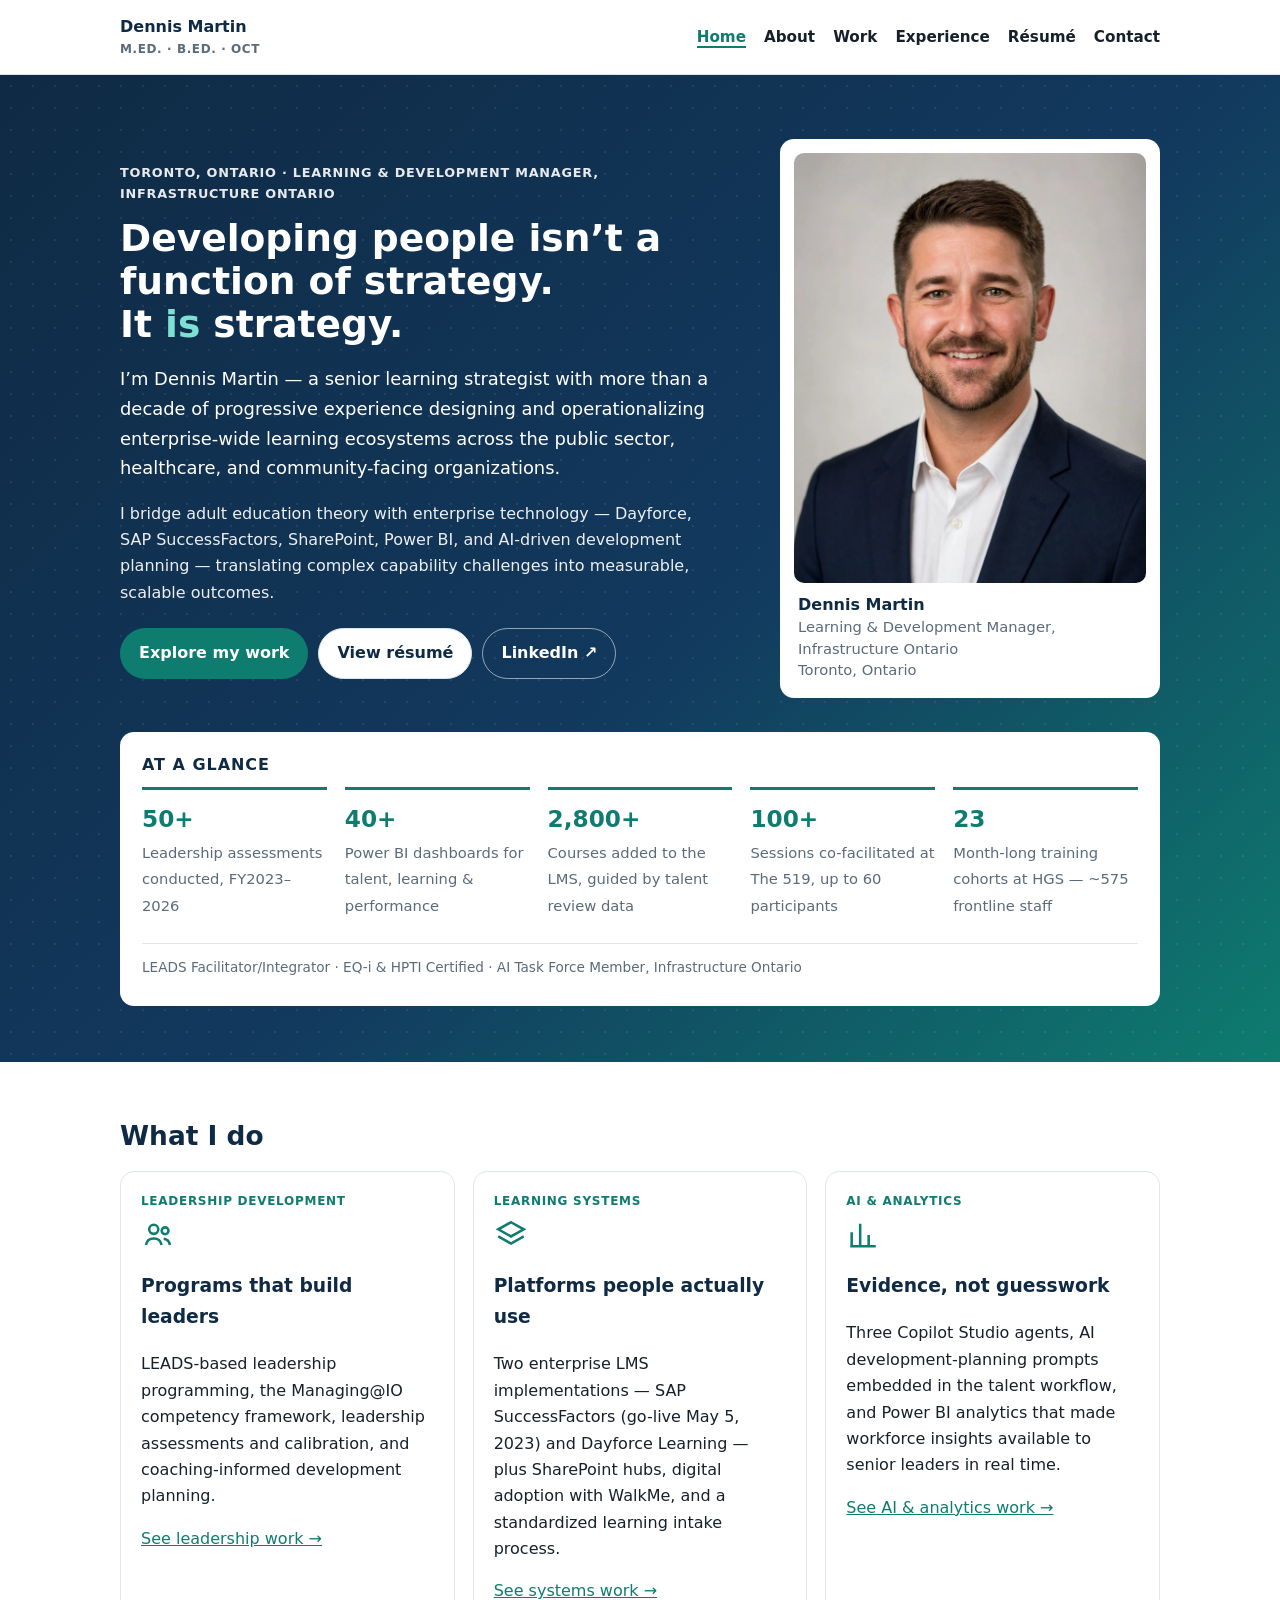
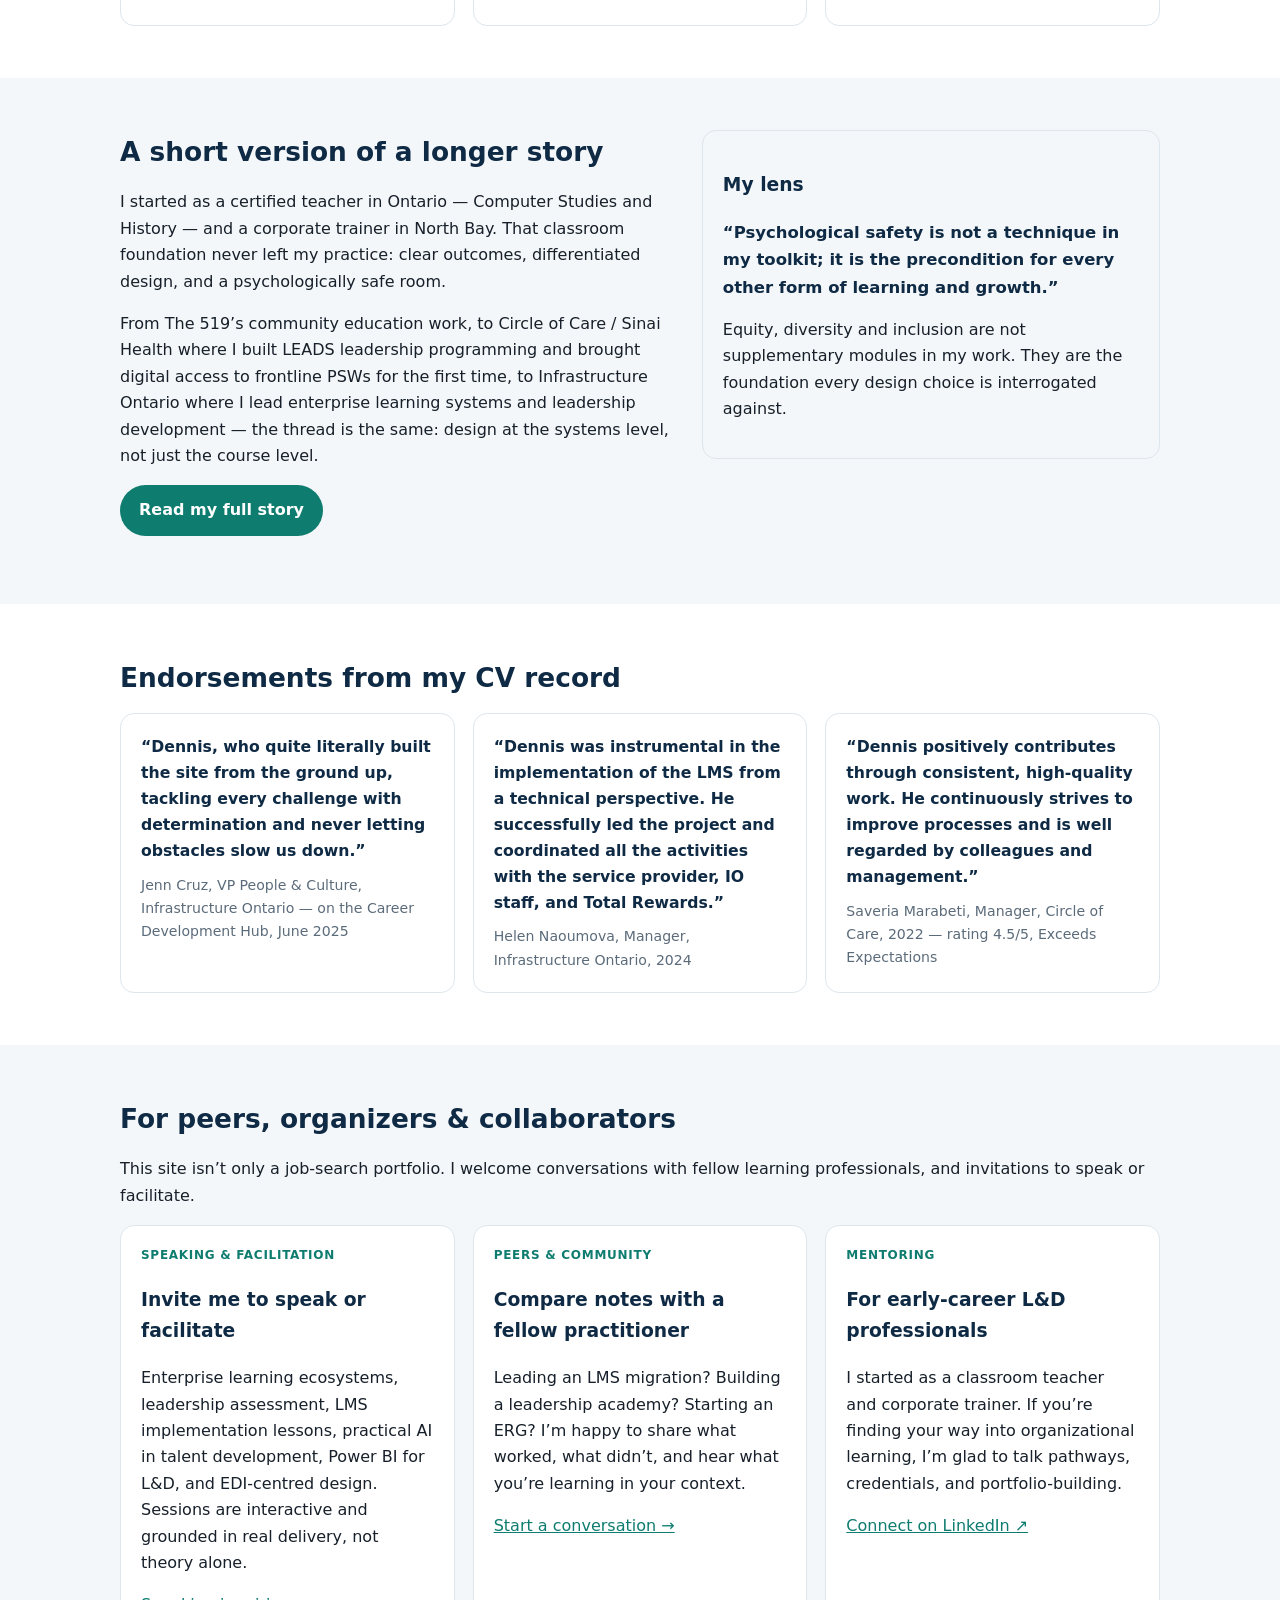
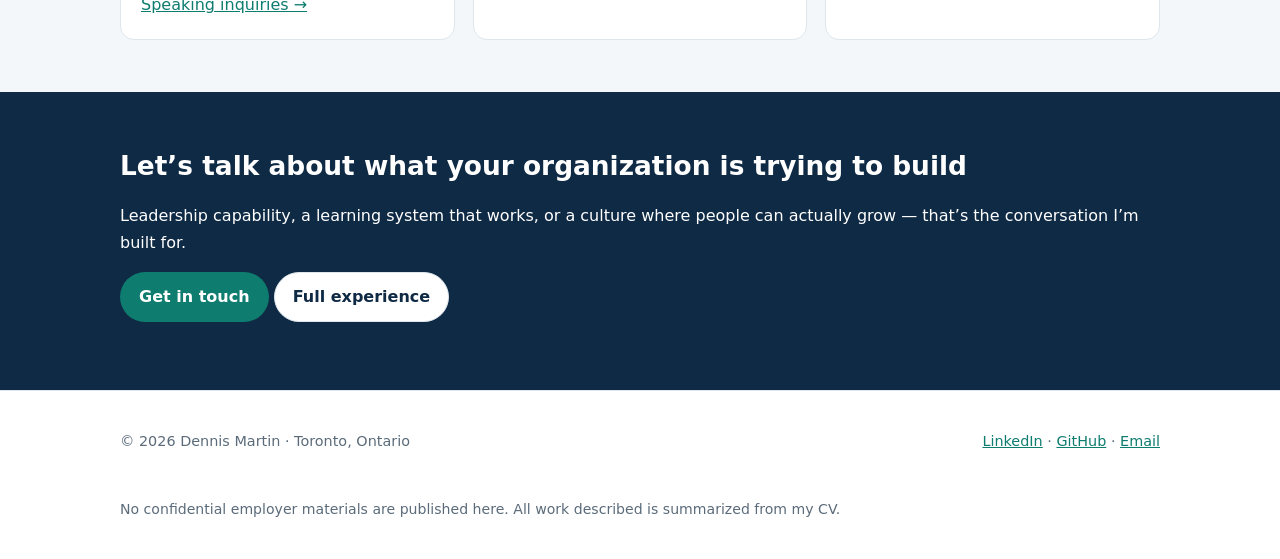
<file: index.html>
<!DOCTYPE html><html lang="en-CA"><head><meta charset="UTF-8"><meta name="viewport" content="width=device-width, initial-scale=1"><title>Dennis Martin — Senior Learning Strategist | Toronto</title><meta name="description" content="Dennis Martin, M.Ed., B.Ed., OCT — Senior learning strategist in Toronto. Portfolio of enterprise learning, leadership, AI and analytics work."><link rel="stylesheet" href="styles.css"><link rel="icon" href="data:image/svg+xml,<svg xmlns='http://www.w3.org/2000/svg' viewBox='0 0 100 100'><rect width='100' height='100' rx='18' fill='%230f2a44'/><text x='50' y='68' font-size='52' text-anchor='middle' fill='white' font-family='Arial' font-weight='bold'>DM</text></svg>"><meta property="og:title" content="Dennis Martin — Senior Learning Strategist | Toronto"><meta property="og:description" content="Dennis Martin, M.Ed., B.Ed., OCT — Senior learning strategist in Toronto. Portfolio of enterprise learning, leadership, AI and analytics work."><meta property="og:type" content="website"><meta property="og:image" content="https://dennismartinto.github.io/og-image.jpg"><meta property="og:url" content="https://dennismartinto.github.io/"><meta name="twitter:card" content="summary_large_image"><meta name="twitter:image" content="https://dennismartinto.github.io/og-image.jpg"><link rel="canonical" href="https://dennismartinto.github.io/"></head><body><header class="site-header"><div class="container nav"><a class="brand" href="index.html">Dennis Martin <span>M.Ed. · B.Ed. · OCT</span></a><button class="menu-btn" aria-label="Toggle menu" onclick="document.body.classList.toggle('nav-open')">☰</button><nav aria-label="Main"><a href="index.html" class="active">Home</a><a href="about.html">About</a><a href="work.html">Work</a><a href="experience.html">Experience</a><a href="resume.html">Résumé</a><a href="contact.html">Contact</a></nav></div></header><main>
<section class="hero"><div class="container"><div class="hero-grid"><div>
<p class="eyebrow">Toronto, Ontario · Learning & Development Manager, Infrastructure Ontario</p>
<h1>Developing people isn’t a function of strategy.<br>It <em>is</em> strategy.</h1>
<p class="lede">I’m Dennis Martin — a senior learning strategist with more than a decade of progressive experience designing and operationalizing enterprise-wide learning ecosystems across the public sector, healthcare, and community-facing organizations.</p>
<p class="lede2">I bridge adult education theory with enterprise technology — Dayforce, SAP SuccessFactors, SharePoint, Power BI, and AI-driven development planning — translating complex capability challenges into measurable, scalable outcomes.</p>
<div class="cta-row"><a class="btn primary" href="work.html">Explore my work</a><a class="btn light" href="resume.html">View résumé</a><a class="btn ghost" href="https://www.linkedin.com/in/dujms" target="_blank" rel="noopener">LinkedIn ↗</a></div>
</div>
<aside class="photo-card"><img class="headshot hero-photo" src="headshot.jpg" alt="Professional headshot of Dennis Martin" width="720"><p class="photo-caption"><strong>Dennis Martin</strong><br>Learning &amp; Development Manager, Infrastructure Ontario<br>Toronto, Ontario</p></aside>

</div><div class="stats-band"><h2>At a glance</h2><ul class="stats stats-horizontal">
<li><strong>50+</strong><span>Leadership assessments conducted, FY2023–2026</span></li>
<li><strong>40+</strong><span>Power BI dashboards for talent, learning &amp; performance</span></li>
<li><strong>2,800+</strong><span>Courses added to the LMS, guided by talent review data</span></li>
<li><strong>100+</strong><span>Sessions co-facilitated at The 519, up to 60 participants</span></li>
<li><strong>23</strong><span>Month-long training cohorts at HGS — ~575 frontline staff</span></li>
</ul><p class="card-foot">LEADS Facilitator/Integrator · EQ-i &amp; HPTI Certified · AI Task Force Member, Infrastructure Ontario</p></div></div></section>

<section class="section"><div class="container">
<h2>What I do</h2><div class="grid cards">
<article class="card"><p class="tag">Leadership Development</p><svg class="icon" viewBox="0 0 24 24" fill="none" stroke="currentColor" stroke-width="1.8" aria-hidden="true"><circle cx="9" cy="8" r="3.2"/><path d="M3.5 19c.6-3 2.8-4.5 5.5-4.5S13.9 16 14.5 19"/><circle cx="17" cy="9" r="2.4"/><path d="M16 14.7c2.3.2 3.9 1.6 4.4 4.3"/></svg><h3>Programs that build leaders</h3><p>LEADS-based leadership programming, the Managing@IO competency framework, leadership assessments and calibration, and coaching-informed development planning.</p><a href="work.html#leadership">See leadership work →</a></article>
<article class="card"><p class="tag">Learning Systems</p><svg class="icon" viewBox="0 0 24 24" fill="none" stroke="currentColor" stroke-width="1.8" aria-hidden="true"><path d="M12 3l9 5-9 5-9-5 9-5z"/><path d="M3 13l9 5 9-5"/></svg><h3>Platforms people actually use</h3><p>Two enterprise LMS implementations — SAP SuccessFactors (go-live May 5, 2023) and Dayforce Learning — plus SharePoint hubs, digital adoption with WalkMe, and a standardized learning intake process.</p><a href="work.html#systems">See systems work →</a></article>
<article class="card"><p class="tag">AI &amp; Analytics</p><svg class="icon" viewBox="0 0 24 24" fill="none" stroke="currentColor" stroke-width="1.8" aria-hidden="true"><path d="M4 20V10M10 20V4M16 20v-8M21 20H3"/></svg><h3>Evidence, not guesswork</h3><p>Three Copilot Studio agents, AI development-planning prompts embedded in the talent workflow, and Power BI analytics that made workforce insights available to senior leaders in real time.</p><a href="work.html#ai">See AI &amp; analytics work →</a></article>
</div></div></section>

<section class="section alt"><div class="container two-col"><div>
<h2>A short version of a longer story</h2>
<p>I started as a certified teacher in Ontario — Computer Studies and History — and a corporate trainer in North Bay. That classroom foundation never left my practice: clear outcomes, differentiated design, and a psychologically safe room.</p>
<p>From The 519’s community education work, to Circle of Care / Sinai Health where I built LEADS leadership programming and brought digital access to frontline PSWs for the first time, to Infrastructure Ontario where I lead enterprise learning systems and leadership development — the thread is the same: design at the systems level, not just the course level.</p>
<p><a class="btn primary" href="about.html">Read my full story</a></p>
</div><div class="philosophy"><h3>My lens</h3><blockquote>“Psychological safety is not a technique in my toolkit; it is the precondition for every other form of learning and growth.”</blockquote><p>Equity, diversity and inclusion are not supplementary modules in my work. They are the foundation every design choice is interrogated against.</p></div></div></section>

<section class="section"><div class="container"><h2>Endorsements from my CV record</h2><div class="grid cards">
<figure class="quote-card"><blockquote>“Dennis, who quite literally built the site from the ground up, tackling every challenge with determination and never letting obstacles slow us down.”</blockquote><figcaption>Jenn Cruz, VP People &amp; Culture, Infrastructure Ontario — on the Career Development Hub, June 2025</figcaption></figure>
<figure class="quote-card"><blockquote>“Dennis was instrumental in the implementation of the LMS from a technical perspective. He successfully led the project and coordinated all the activities with the service provider, IO staff, and Total Rewards.”</blockquote><figcaption>Helen Naoumova, Manager, Infrastructure Ontario, 2024</figcaption></figure>
<figure class="quote-card"><blockquote>“Dennis positively contributes through consistent, high-quality work. He continuously strives to improve processes and is well regarded by colleagues and management.”</blockquote><figcaption>Saveria Marabeti, Manager, Circle of Care, 2022 — rating 4.5/5, Exceeds Expectations</figcaption></figure>
</div></div></section>

<section class="section alt"><div class="container"><h2>For peers, organizers &amp; collaborators</h2><p class="section-intro">This site isn’t only a job-search portfolio. I welcome conversations with fellow learning professionals, and invitations to speak or facilitate.</p><div class="grid cards">
<article class="card"><p class="tag">Speaking &amp; Facilitation</p><h3>Invite me to speak or facilitate</h3><p>Enterprise learning ecosystems, leadership assessment, LMS implementation lessons, practical AI in talent development, Power BI for L&amp;D, and EDI-centred design. Sessions are interactive and grounded in real delivery, not theory alone.</p><a href="contact.html">Speaking inquiries →</a></article>
<article class="card"><p class="tag">Peers &amp; Community</p><h3>Compare notes with a fellow practitioner</h3><p>Leading an LMS migration? Building a leadership academy? Starting an ERG? I’m happy to share what worked, what didn’t, and hear what you’re learning in your context.</p><a href="contact.html">Start a conversation →</a></article>
<article class="card"><p class="tag">Mentoring</p><h3>For early-career L&amp;D professionals</h3><p>I started as a classroom teacher and corporate trainer. If you’re finding your way into organizational learning, I’m glad to talk pathways, credentials, and portfolio-building.</p><a href="https://www.linkedin.com/in/dujms" target="_blank" rel="noopener">Connect on LinkedIn ↗</a></article>
</div></div></section>
<section class="section contact"><div class="container"><h2>Let’s talk about what your organization is trying to build</h2><p>Leadership capability, a learning system that works, or a culture where people can actually grow — that’s the conversation I’m built for.</p><p><a class="btn primary" href="contact.html">Get in touch</a> <a class="btn light" href="experience.html">Full experience</a></p></div></section>
</main><footer><div class="container footer-grid"><p>© <span class="yr"></span> Dennis Martin · Toronto, Ontario</p><p><a href="https://www.linkedin.com/in/dujms" target="_blank" rel="noopener">LinkedIn</a> · <a href="https://github.com/DennisMartinTO" target="_blank" rel="noopener">GitHub</a> · <a href="mailto:dennismartin1988@gmail.com">Email</a></p><p class="small">No confidential employer materials are published here. All work described is summarized from my CV.</p></div></footer><script src="script.js"></script><script data-goatcounter="https://dennismartinto.goatcounter.com/count" async src="https://gc.zgo.at/count.js"></script></body></html>
</file>
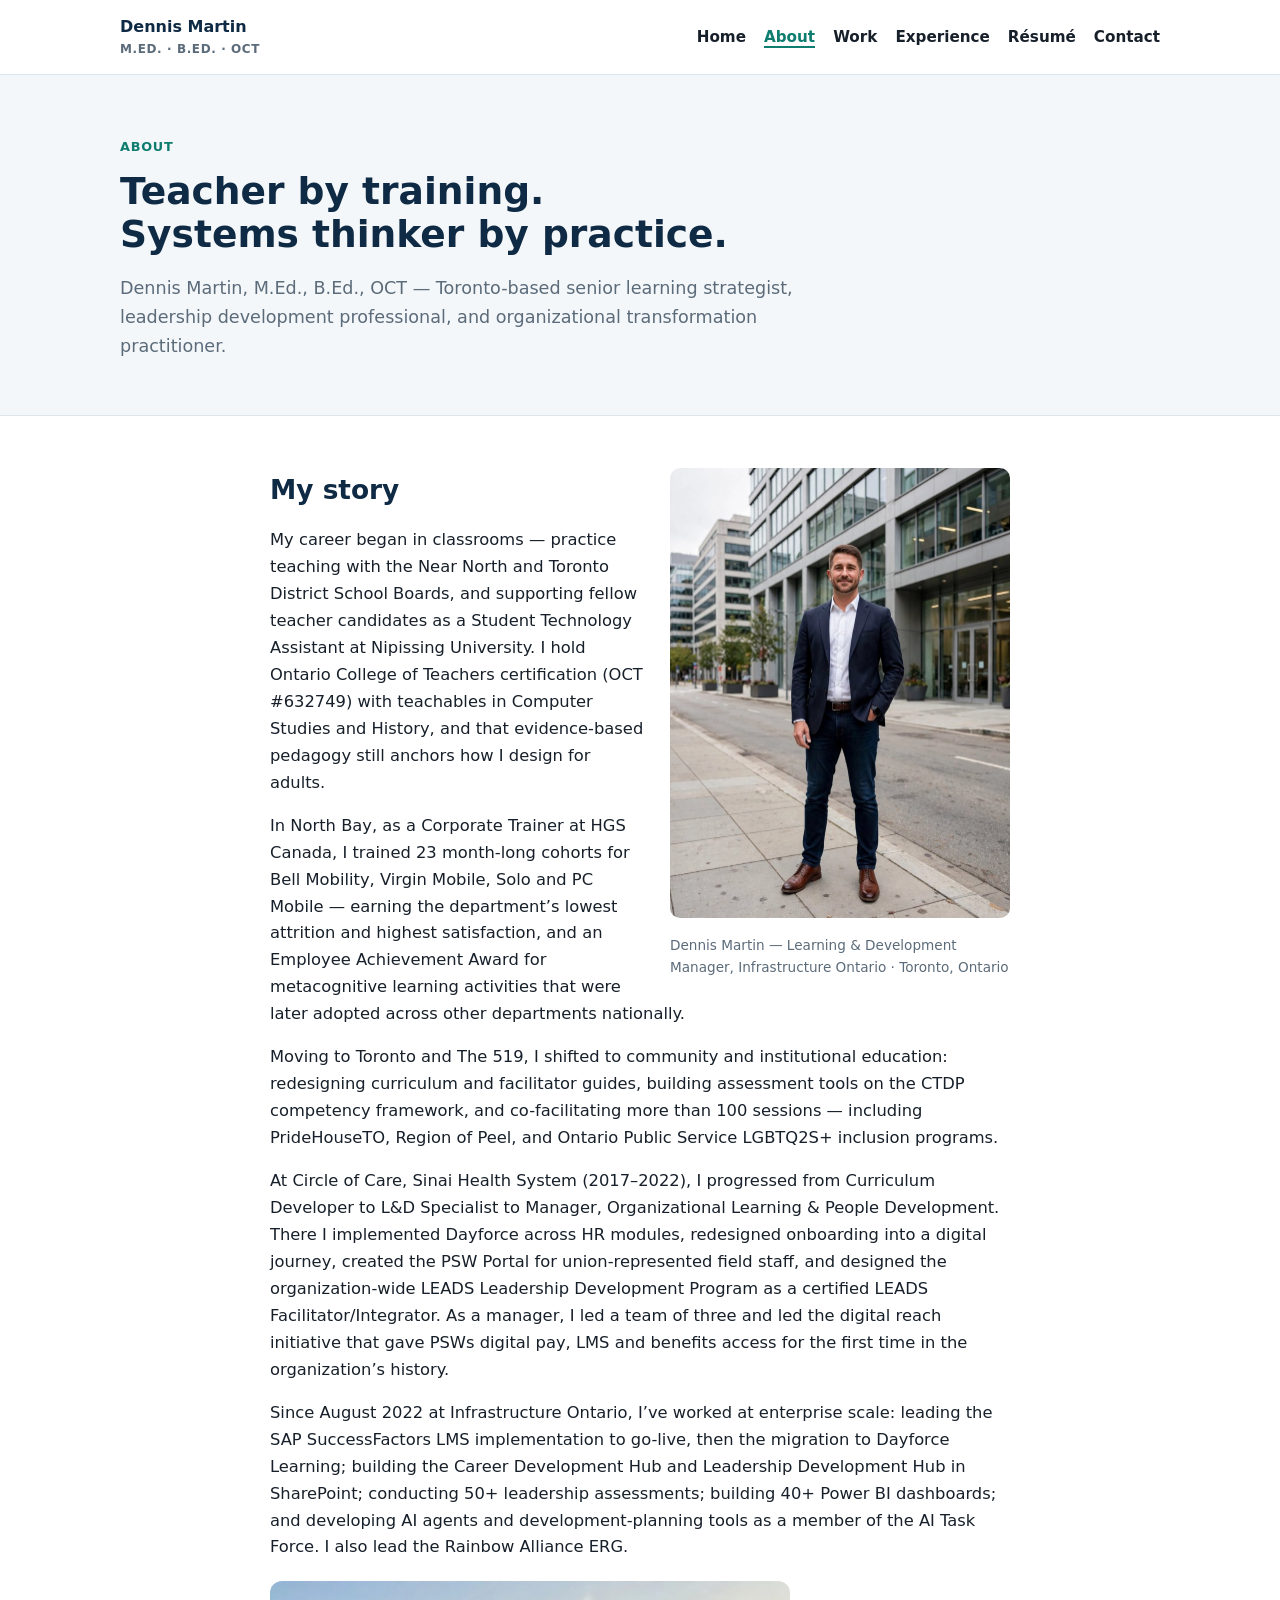
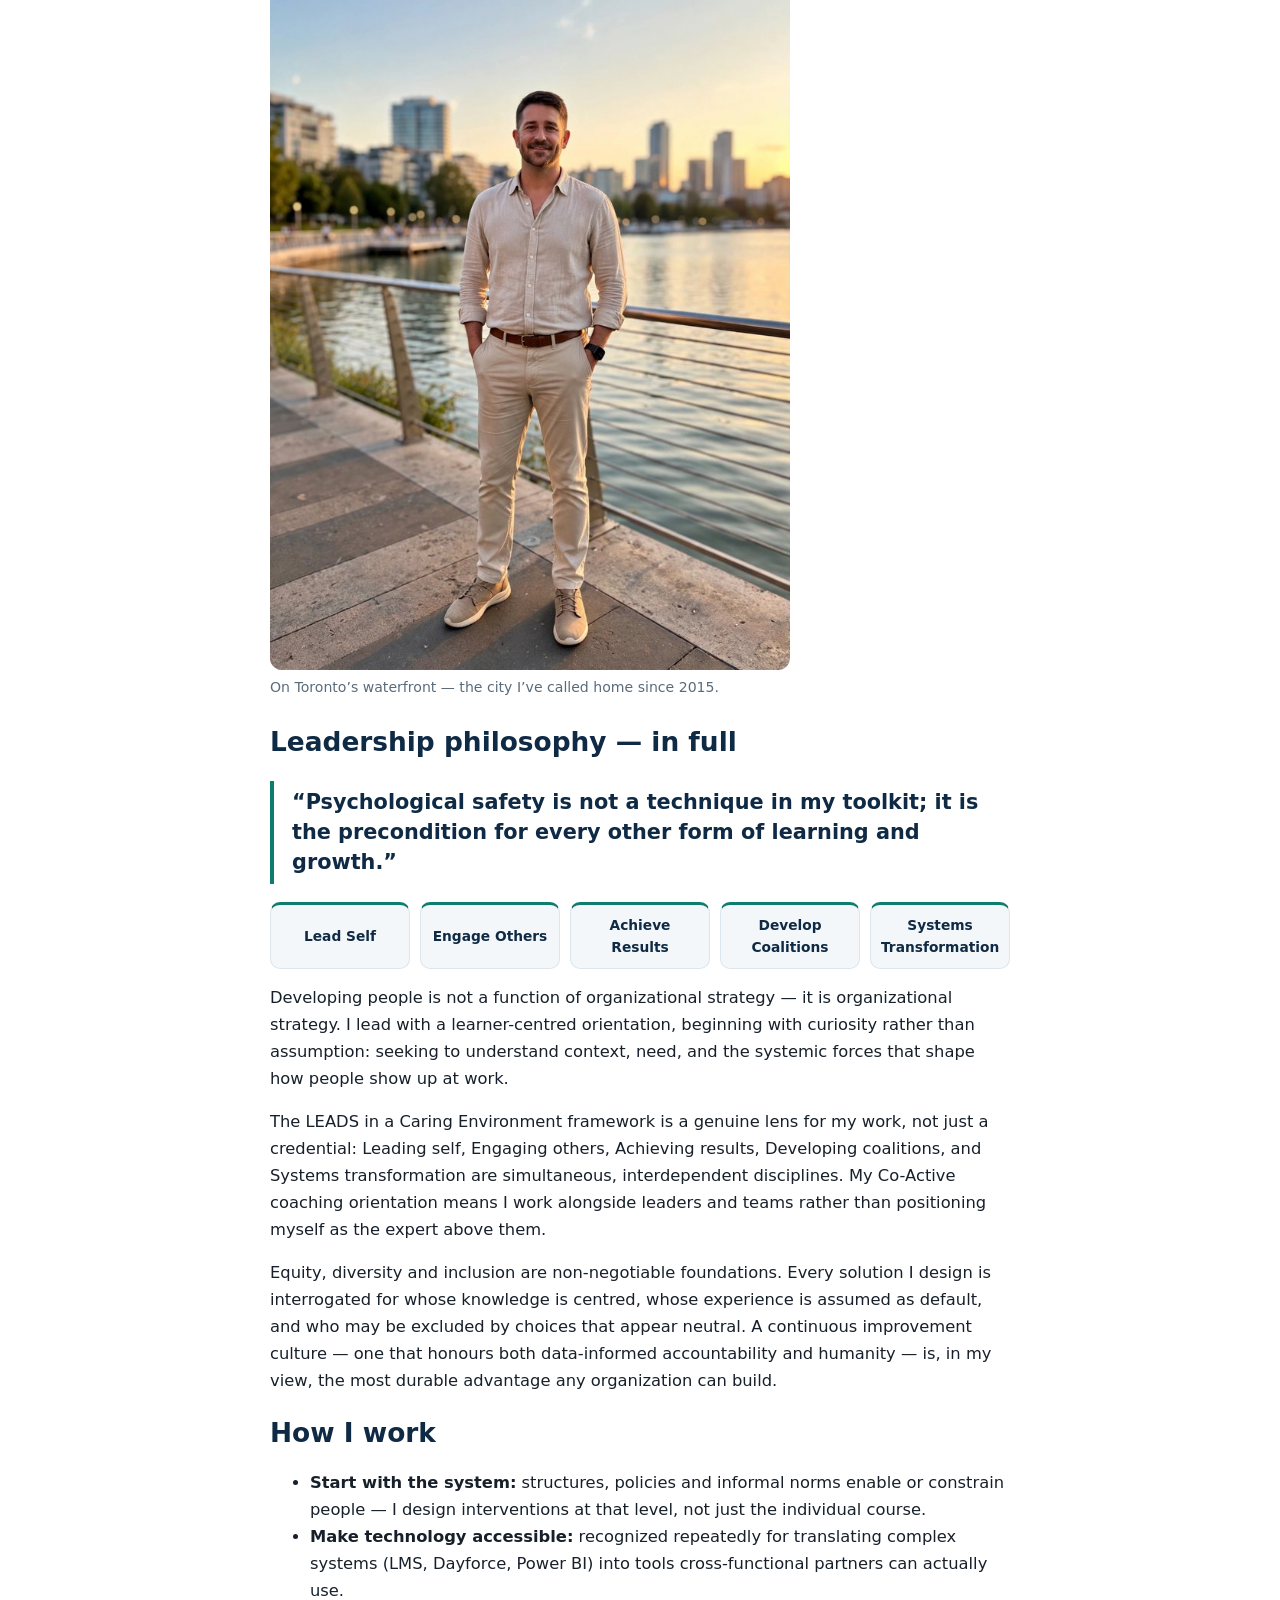
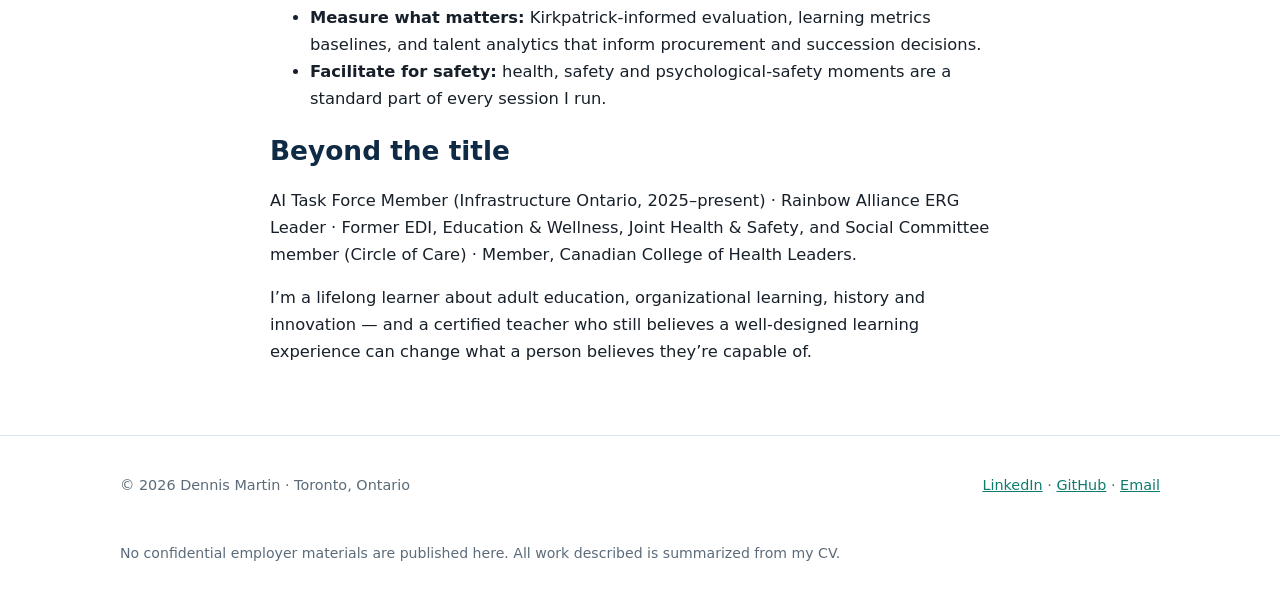
<file: about.html>
<!DOCTYPE html><html lang="en-CA"><head><meta charset="UTF-8"><meta name="viewport" content="width=device-width, initial-scale=1"><title>About — Dennis Martin</title><meta name="description" content="About Dennis Martin: teacher by training, systems thinker by practice. Leadership philosophy, story and approach."><link rel="stylesheet" href="styles.css"><link rel="icon" href="data:image/svg+xml,<svg xmlns='http://www.w3.org/2000/svg' viewBox='0 0 100 100'><rect width='100' height='100' rx='18' fill='%230f2a44'/><text x='50' y='68' font-size='52' text-anchor='middle' fill='white' font-family='Arial' font-weight='bold'>DM</text></svg>"><meta property="og:title" content="About — Dennis Martin"><meta property="og:description" content="About Dennis Martin: teacher by training, systems thinker by practice. Leadership philosophy, story and approach."><meta property="og:type" content="website"><meta property="og:image" content="https://dennismartinto.github.io/og-image.jpg"><meta property="og:url" content="https://dennismartinto.github.io/about.html"><meta name="twitter:card" content="summary_large_image"><meta name="twitter:image" content="https://dennismartinto.github.io/og-image.jpg"><link rel="canonical" href="https://dennismartinto.github.io/about.html"></head><body><header class="site-header"><div class="container nav"><a class="brand" href="index.html">Dennis Martin <span>M.Ed. · B.Ed. · OCT</span></a><button class="menu-btn" aria-label="Toggle menu" onclick="document.body.classList.toggle('nav-open')">☰</button><nav aria-label="Main"><a href="index.html">Home</a><a href="about.html" class="active">About</a><a href="work.html">Work</a><a href="experience.html">Experience</a><a href="resume.html">Résumé</a><a href="contact.html">Contact</a></nav></div></header><main>
<section class="page-head"><div class="container"><p class="eyebrow">About</p><h1>Teacher by training.<br>Systems thinker by practice.</h1><p class="lede-dark">Dennis Martin, M.Ed., B.Ed., OCT — Toronto-based senior learning strategist, leadership development professional, and organizational transformation practitioner.</p></div></section>
<section class="section"><div class="container prose">
<figure class="about-photo"><img class="headshot" src="photo-downtown.jpg" alt="Dennis Martin in downtown Toronto" width="680"><figcaption>Dennis Martin — Learning &amp; Development Manager, Infrastructure Ontario · Toronto, Ontario</figcaption></figure>
<h2>My story</h2>
<p>My career began in classrooms — practice teaching with the Near North and Toronto District School Boards, and supporting fellow teacher candidates as a Student Technology Assistant at Nipissing University. I hold Ontario College of Teachers certification (OCT #632749) with teachables in Computer Studies and History, and that evidence-based pedagogy still anchors how I design for adults.</p>
<p>In North Bay, as a Corporate Trainer at HGS Canada, I trained 23 month-long cohorts for Bell Mobility, Virgin Mobile, Solo and PC Mobile — earning the department’s lowest attrition and highest satisfaction, and an Employee Achievement Award for metacognitive learning activities that were later adopted across other departments nationally.</p>
<p>Moving to Toronto and The 519, I shifted to community and institutional education: redesigning curriculum and facilitator guides, building assessment tools on the CTDP competency framework, and co-facilitating more than 100 sessions — including PrideHouseTO, Region of Peel, and Ontario Public Service LGBTQ2S+ inclusion programs.</p>
<p>At Circle of Care, Sinai Health System (2017–2022), I progressed from Curriculum Developer to L&D Specialist to Manager, Organizational Learning &amp; People Development. There I implemented Dayforce across HR modules, redesigned onboarding into a digital journey, created the PSW Portal for union-represented field staff, and designed the organization-wide LEADS Leadership Development Program as a certified LEADS Facilitator/Integrator. As a manager, I led a team of three and led the digital reach initiative that gave PSWs digital pay, LMS and benefits access for the first time in the organization’s history.</p>
<p>Since August 2022 at Infrastructure Ontario, I’ve worked at enterprise scale: leading the SAP SuccessFactors LMS implementation to go-live, then the migration to Dayforce Learning; building the Career Development Hub and Leadership Development Hub in SharePoint; conducting 50+ leadership assessments; building 40+ Power BI dashboards; and developing AI agents and development-planning tools as a member of the AI Task Force. I also lead the Rainbow Alliance ERG.</p>
<figure class="about-figure"><img src="photo-waterfront.jpg" alt="Dennis Martin on Toronto’s waterfront at golden hour" width="680"><figcaption>On Toronto’s waterfront — the city I’ve called home since 2015.</figcaption></figure>
<h2>Leadership philosophy — in full</h2>
<blockquote class="pullquote">“Psychological safety is not a technique in my toolkit; it is the precondition for every other form of learning and growth.”</blockquote>
<div class="flow" aria-label="LEADS domains"><span class="chip">Lead Self</span><span class="chip">Engage Others</span><span class="chip">Achieve Results</span><span class="chip">Develop Coalitions</span><span class="chip">Systems Transformation</span></div>
<p>Developing people is not a function of organizational strategy — it is organizational strategy. I lead with a learner-centred orientation, beginning with curiosity rather than assumption: seeking to understand context, need, and the systemic forces that shape how people show up at work.</p>
<p>The LEADS in a Caring Environment framework is a genuine lens for my work, not just a credential: Leading self, Engaging others, Achieving results, Developing coalitions, and Systems transformation are simultaneous, interdependent disciplines. My Co-Active coaching orientation means I work alongside leaders and teams rather than positioning myself as the expert above them.</p>
<p>Equity, diversity and inclusion are non-negotiable foundations. Every solution I design is interrogated for whose knowledge is centred, whose experience is assumed as default, and who may be excluded by choices that appear neutral. A continuous improvement culture — one that honours both data-informed accountability and humanity — is, in my view, the most durable advantage any organization can build.</p>
<h2>How I work</h2>
<ul><li><strong>Start with the system:</strong> structures, policies and informal norms enable or constrain people — I design interventions at that level, not just the individual course.</li>
<li><strong>Make technology accessible:</strong> recognized repeatedly for translating complex systems (LMS, Dayforce, Power BI) into tools cross-functional partners can actually use.</li>
<li><strong>Measure what matters:</strong> Kirkpatrick-informed evaluation, learning metrics baselines, and talent analytics that inform procurement and succession decisions.</li>
<li><strong>Facilitate for safety:</strong> health, safety and psychological-safety moments are a standard part of every session I run.</li></ul>
<h2>Beyond the title</h2>
<p>AI Task Force Member (Infrastructure Ontario, 2025–present) · Rainbow Alliance ERG Leader · Former EDI, Education &amp; Wellness, Joint Health &amp; Safety, and Social Committee member (Circle of Care) · Member, Canadian College of Health Leaders.</p>
<p>I’m a lifelong learner about adult education, organizational learning, history and innovation — and a certified teacher who still believes a well-designed learning experience can change what a person believes they’re capable of.</p>
</div></section>
</main><footer><div class="container footer-grid"><p>© <span class="yr"></span> Dennis Martin · Toronto, Ontario</p><p><a href="https://www.linkedin.com/in/dujms" target="_blank" rel="noopener">LinkedIn</a> · <a href="https://github.com/DennisMartinTO" target="_blank" rel="noopener">GitHub</a> · <a href="mailto:dennismartin1988@gmail.com">Email</a></p><p class="small">No confidential employer materials are published here. All work described is summarized from my CV.</p></div></footer><script src="script.js"></script><script data-goatcounter="https://dennismartinto.goatcounter.com/count" async src="https://gc.zgo.at/count.js"></script></body></html>
</file>
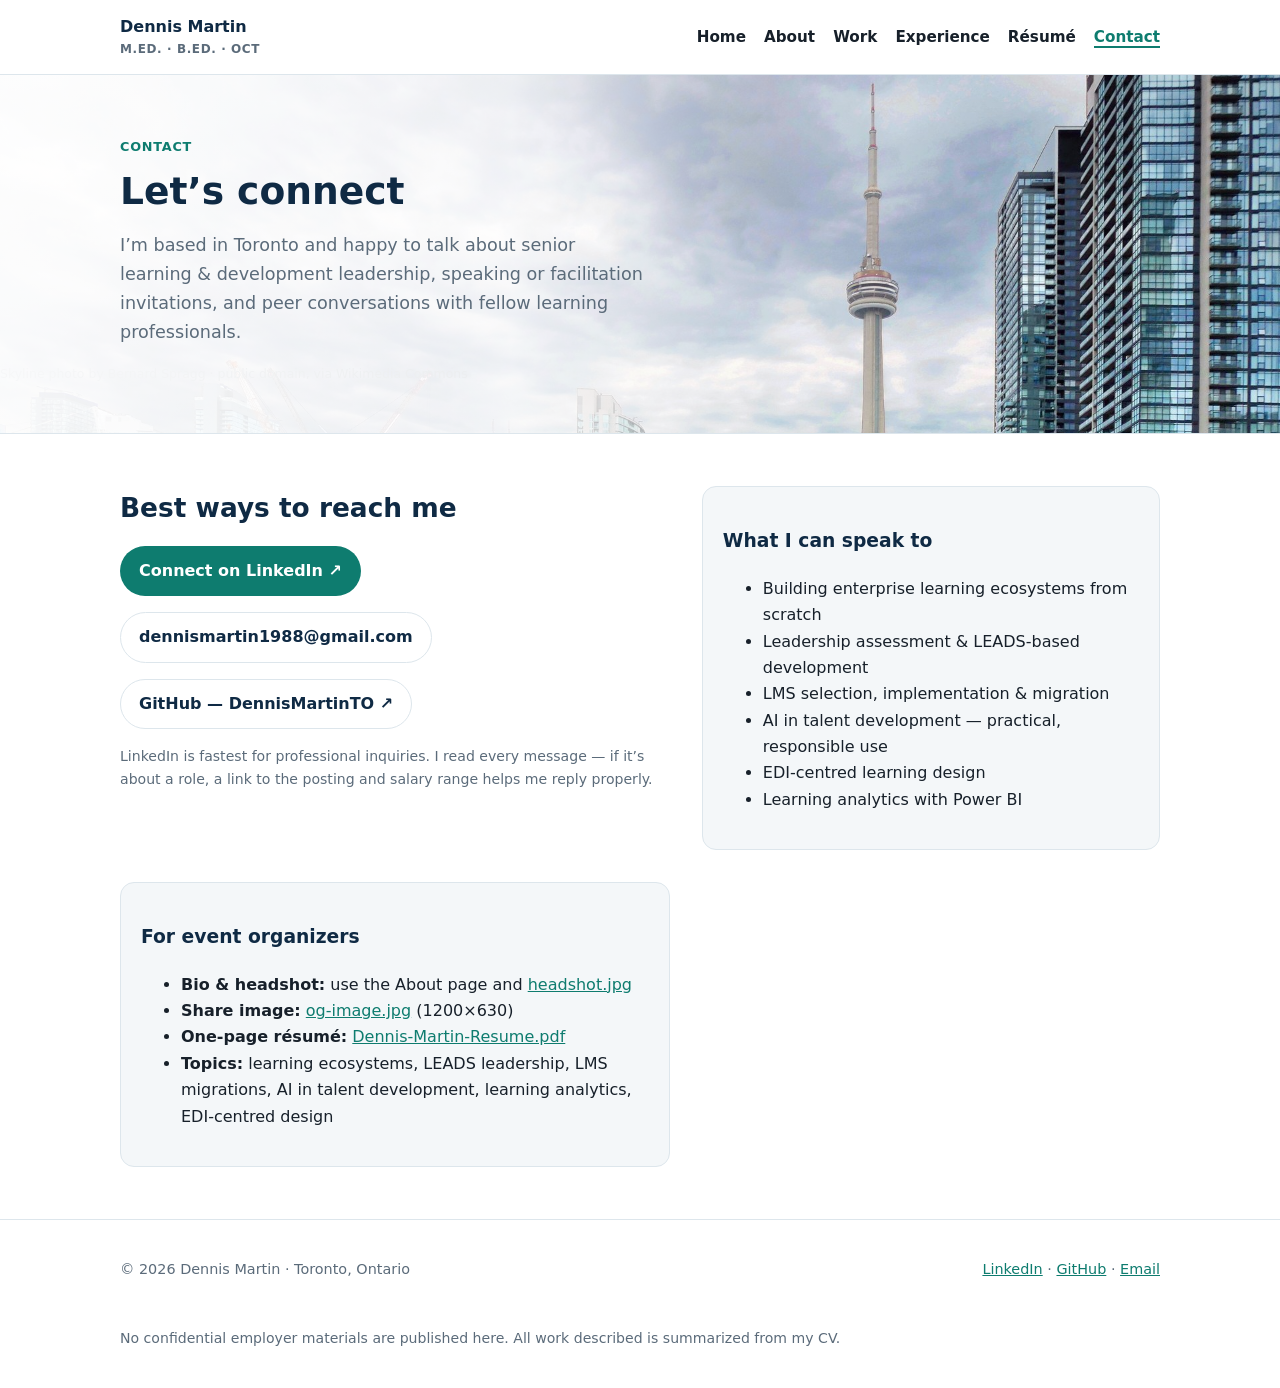
<file: contact.html>
<!DOCTYPE html><html lang="en-CA"><head><meta charset="UTF-8"><meta name="viewport" content="width=device-width, initial-scale=1"><title>Contact — Dennis Martin</title><meta name="description" content="Contact Dennis Martin in Toronto via LinkedIn, email or GitHub."><link rel="stylesheet" href="styles.css"><link rel="icon" href="data:image/svg+xml,<svg xmlns='http://www.w3.org/2000/svg' viewBox='0 0 100 100'><rect width='100' height='100' rx='18' fill='%230f2a44'/><text x='50' y='68' font-size='52' text-anchor='middle' fill='white' font-family='Arial' font-weight='bold'>DM</text></svg>"><meta property="og:title" content="Contact — Dennis Martin"><meta property="og:description" content="Contact Dennis Martin in Toronto via LinkedIn, email or GitHub."><meta property="og:type" content="website"><meta property="og:image" content="https://dennismartinto.github.io/og-image.jpg"><meta property="og:url" content="https://dennismartinto.github.io/contact.html"><meta name="twitter:card" content="summary_large_image"><meta name="twitter:image" content="https://dennismartinto.github.io/og-image.jpg"><link rel="canonical" href="https://dennismartinto.github.io/contact.html"></head><body><header class="site-header"><div class="container nav"><a class="brand" href="index.html">Dennis Martin <span>M.Ed. · B.Ed. · OCT</span></a><button class="menu-btn" aria-label="Toggle menu" onclick="document.body.classList.toggle('nav-open')">☰</button><nav aria-label="Main"><a href="index.html">Home</a><a href="about.html">About</a><a href="work.html">Work</a><a href="experience.html">Experience</a><a href="resume.html">Résumé</a><a href="contact.html" class="active">Contact</a></nav></div></header><main>
<section class="page-head skyline-head"><div class="container"><p class="eyebrow">Contact</p><h1>Let’s connect</h1><p class="lede-dark">I’m based in Toronto and happy to talk about senior learning &amp; development leadership, speaking or facilitation invitations, and peer conversations with fellow learning professionals.</p></div><p class="photo-credit">Skyline photo by Bernard Spragg · public domain, via Wikimedia Commons</p></section>
<section class="section"><div class="container two-col"><div><h2>Best ways to reach me</h2><p><a class="btn primary" href="https://www.linkedin.com/in/dujms" target="_blank" rel="noopener">Connect on LinkedIn ↗</a></p><p><a class="btn" href="mailto:dennismartin1988@gmail.com">dennismartin1988@gmail.com</a></p><p><a class="btn" href="https://github.com/DennisMartinTO" target="_blank" rel="noopener">GitHub — DennisMartinTO ↗</a></p><p class="small">LinkedIn is fastest for professional inquiries. I read every message — if it’s about a role, a link to the posting and salary range helps me reply properly.</p></div>
<div class="philosophy"><h3>What I can speak to</h3><ul><li>Building enterprise learning ecosystems from scratch</li><li>Leadership assessment &amp; LEADS-based development</li><li>LMS selection, implementation &amp; migration</li><li>AI in talent development — practical, responsible use</li><li>EDI-centred learning design</li><li>Learning analytics with Power BI</li></ul></div><div class="philosophy"><h3>For event organizers</h3><ul><li><strong>Bio &amp; headshot:</strong> use the About page and <a href="headshot.jpg">headshot.jpg</a></li><li><strong>Share image:</strong> <a href="og-image.jpg">og-image.jpg</a> (1200×630)</li><li><strong>One-page résumé:</strong> <a href="Dennis-Martin-Resume.pdf">Dennis-Martin-Resume.pdf</a></li><li><strong>Topics:</strong> learning ecosystems, LEADS leadership, LMS migrations, AI in talent development, learning analytics, EDI-centred design</li></ul></div></div></section>
</main><footer><div class="container footer-grid"><p>© <span class="yr"></span> Dennis Martin · Toronto, Ontario</p><p><a href="https://www.linkedin.com/in/dujms" target="_blank" rel="noopener">LinkedIn</a> · <a href="https://github.com/DennisMartinTO" target="_blank" rel="noopener">GitHub</a> · <a href="mailto:dennismartin1988@gmail.com">Email</a></p><p class="small">No confidential employer materials are published here. All work described is summarized from my CV.</p></div></footer><script src="script.js"></script><script data-goatcounter="https://dennismartinto.goatcounter.com/count" async src="https://gc.zgo.at/count.js"></script></body></html>
</file>
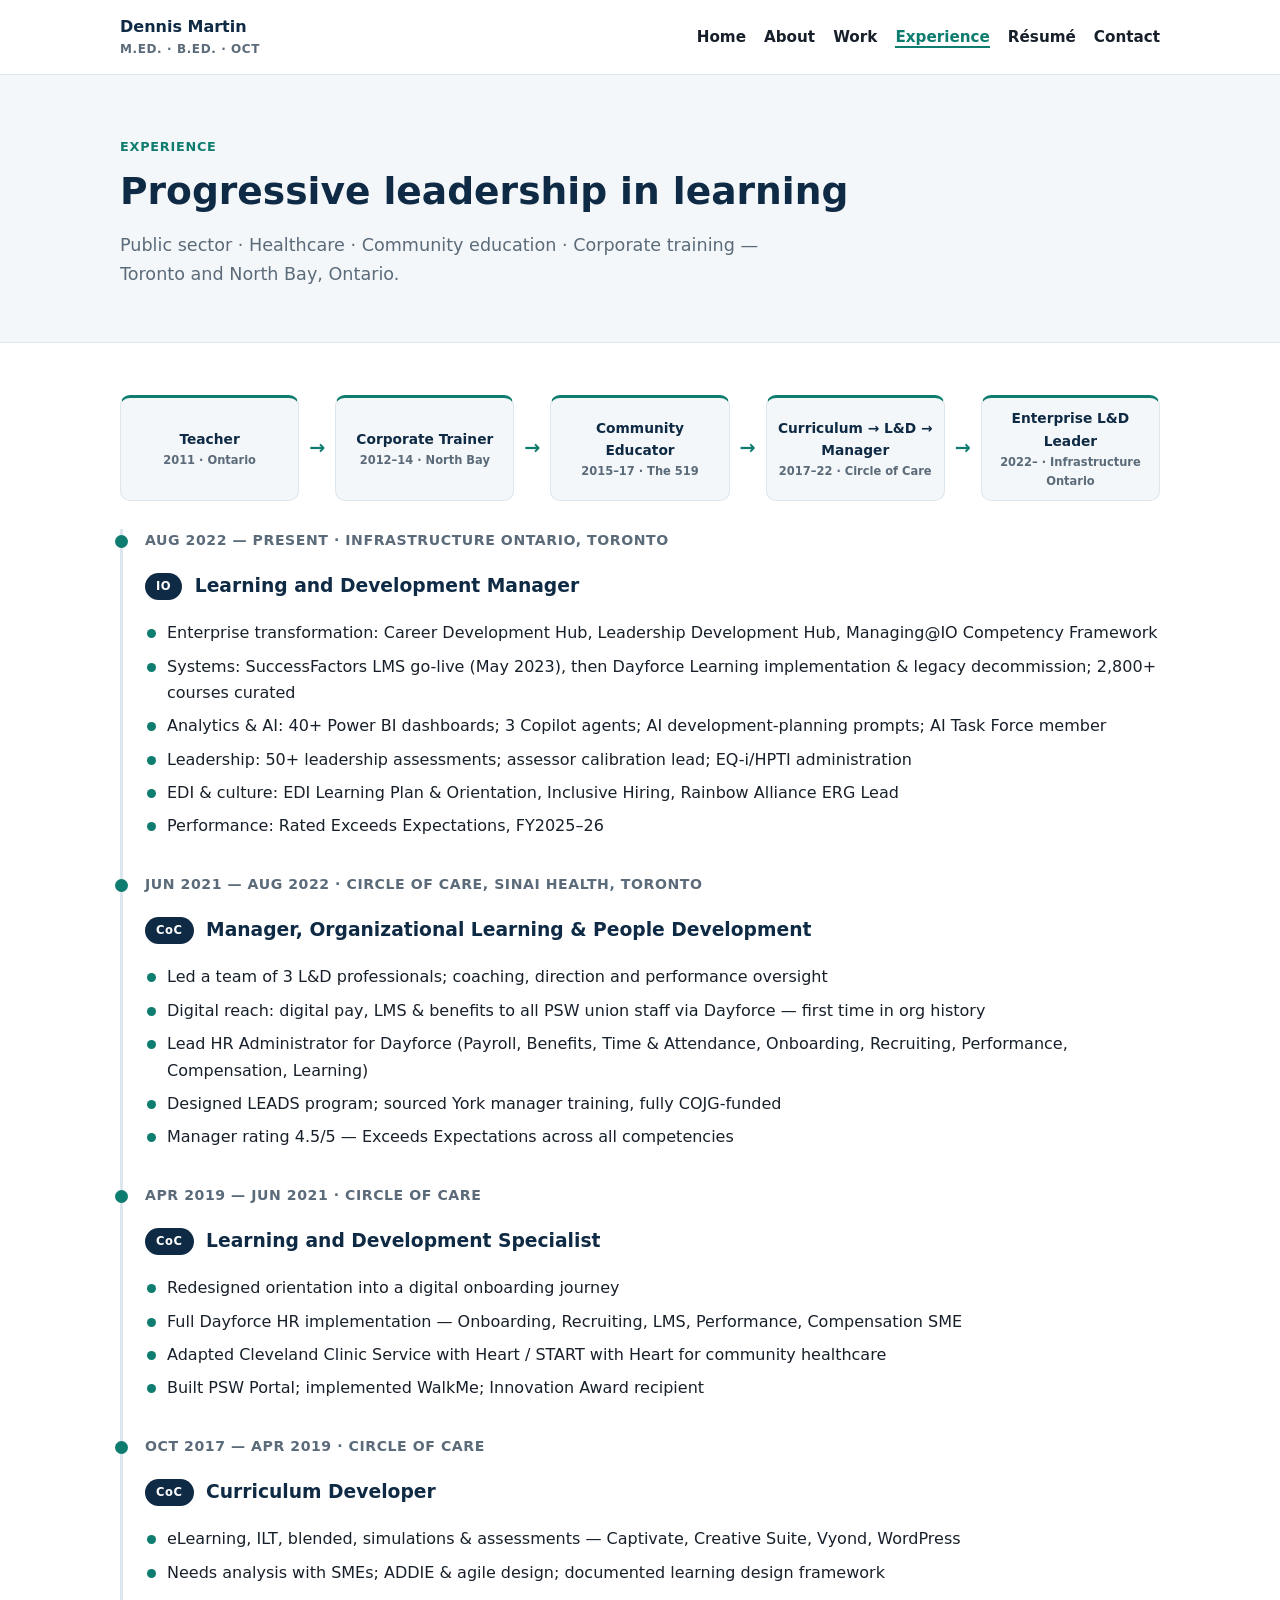
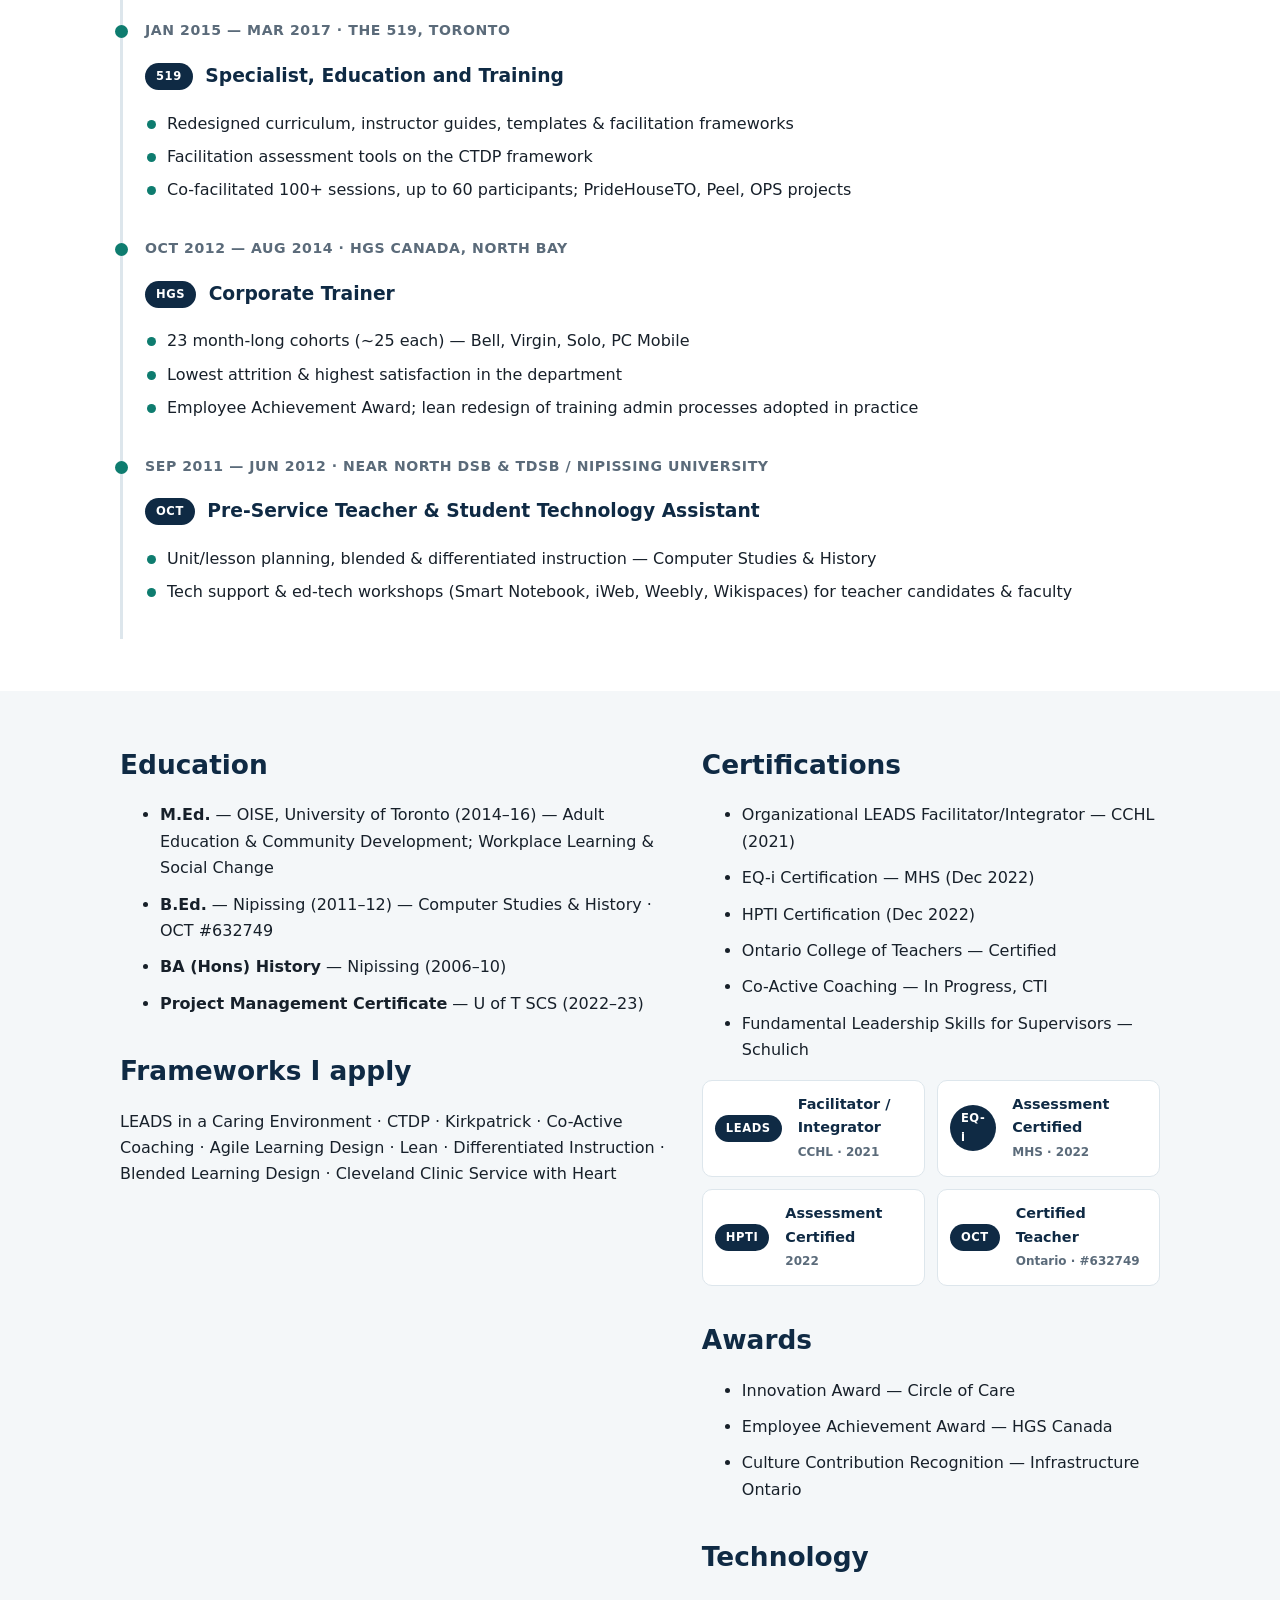
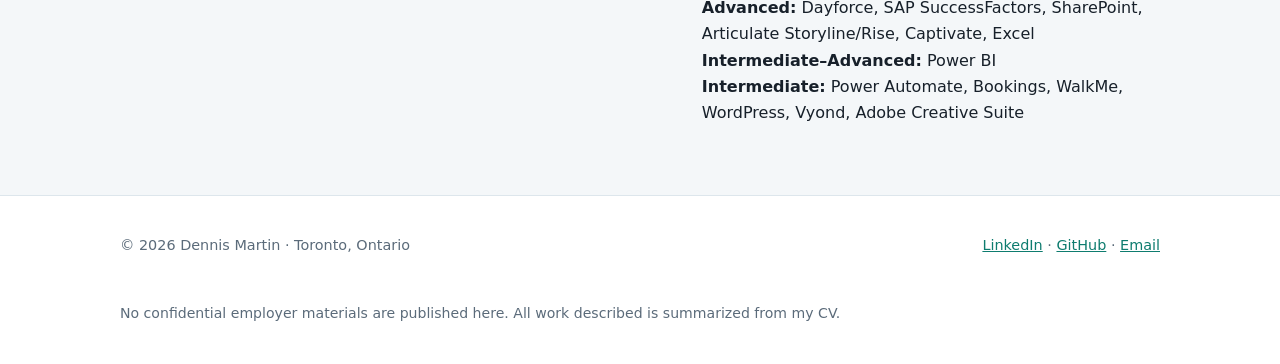
<file: experience.html>
<!DOCTYPE html><html lang="en-CA"><head><meta charset="UTF-8"><meta name="viewport" content="width=device-width, initial-scale=1"><title>Experience — Dennis Martin</title><meta name="description" content="Full experience, education, certifications, awards, frameworks and technology for Dennis Martin."><link rel="stylesheet" href="styles.css"><link rel="icon" href="data:image/svg+xml,<svg xmlns='http://www.w3.org/2000/svg' viewBox='0 0 100 100'><rect width='100' height='100' rx='18' fill='%230f2a44'/><text x='50' y='68' font-size='52' text-anchor='middle' fill='white' font-family='Arial' font-weight='bold'>DM</text></svg>"><meta property="og:title" content="Experience — Dennis Martin"><meta property="og:description" content="Full experience, education, certifications, awards, frameworks and technology for Dennis Martin."><meta property="og:type" content="website"><meta property="og:image" content="https://dennismartinto.github.io/og-image.jpg"><meta property="og:url" content="https://dennismartinto.github.io/experience.html"><meta name="twitter:card" content="summary_large_image"><meta name="twitter:image" content="https://dennismartinto.github.io/og-image.jpg"><link rel="canonical" href="https://dennismartinto.github.io/experience.html"></head><body><header class="site-header"><div class="container nav"><a class="brand" href="index.html">Dennis Martin <span>M.Ed. · B.Ed. · OCT</span></a><button class="menu-btn" aria-label="Toggle menu" onclick="document.body.classList.toggle('nav-open')">☰</button><nav aria-label="Main"><a href="index.html">Home</a><a href="about.html">About</a><a href="work.html">Work</a><a href="experience.html" class="active">Experience</a><a href="resume.html">Résumé</a><a href="contact.html">Contact</a></nav></div></header><main>
<section class="page-head"><div class="container"><p class="eyebrow">Experience</p><h1>Progressive leadership in learning</h1><p class="lede-dark">Public sector · Healthcare · Community education · Corporate training — Toronto and North Bay, Ontario.</p></div></section>
<section class="section"><div class="container"><div class="journey" aria-label="Career journey"><span class="chip">Teacher<br><small>2011 · Ontario</small></span><span class="arrow">→</span><span class="chip">Corporate Trainer<br><small>2012–14 · North Bay</small></span><span class="arrow">→</span><span class="chip">Community Educator<br><small>2015–17 · The 519</small></span><span class="arrow">→</span><span class="chip">Curriculum → L&amp;D → Manager<br><small>2017–22 · Circle of Care</small></span><span class="arrow">→</span><span class="chip">Enterprise L&amp;D Leader<br><small>2022– · Infrastructure Ontario</small></span></div><ol class="timeline">
<li><div class="when">Aug 2022 — Present · Infrastructure Ontario, Toronto</div><h3><span class="case-badge">IO</span> Learning and Development Manager</h3><ul><li>Enterprise transformation: Career Development Hub, Leadership Development Hub, Managing@IO Competency Framework</li><li>Systems: SuccessFactors LMS go-live (May 2023), then Dayforce Learning implementation &amp; legacy decommission; 2,800+ courses curated</li><li>Analytics &amp; AI: 40+ Power BI dashboards; 3 Copilot agents; AI development-planning prompts; AI Task Force member</li><li>Leadership: 50+ leadership assessments; assessor calibration lead; EQ-i/HPTI administration</li><li>EDI &amp; culture: EDI Learning Plan &amp; Orientation, Inclusive Hiring, Rainbow Alliance ERG Lead</li><li>Performance: Rated Exceeds Expectations, FY2025–26</li></ul></li>
<li><div class="when">Jun 2021 — Aug 2022 · Circle of Care, Sinai Health, Toronto</div><h3><span class="case-badge">CoC</span> Manager, Organizational Learning &amp; People Development</h3><ul><li>Led a team of 3 L&D professionals; coaching, direction and performance oversight</li><li>Digital reach: digital pay, LMS &amp; benefits to all PSW union staff via Dayforce — first time in org history</li><li>Lead HR Administrator for Dayforce (Payroll, Benefits, Time &amp; Attendance, Onboarding, Recruiting, Performance, Compensation, Learning)</li><li>Designed LEADS program; sourced York manager training, fully COJG-funded</li><li>Manager rating 4.5/5 — Exceeds Expectations across all competencies</li></ul></li>
<li><div class="when">Apr 2019 — Jun 2021 · Circle of Care</div><h3><span class="case-badge">CoC</span> Learning and Development Specialist</h3><ul><li>Redesigned orientation into a digital onboarding journey</li><li>Full Dayforce HR implementation — Onboarding, Recruiting, LMS, Performance, Compensation SME</li><li>Adapted Cleveland Clinic Service with Heart / START with Heart for community healthcare</li><li>Built PSW Portal; implemented WalkMe; Innovation Award recipient</li></ul></li>
<li><div class="when">Oct 2017 — Apr 2019 · Circle of Care</div><h3><span class="case-badge">CoC</span> Curriculum Developer</h3><ul><li>eLearning, ILT, blended, simulations &amp; assessments — Captivate, Creative Suite, Vyond, WordPress</li><li>Needs analysis with SMEs; ADDIE &amp; agile design; documented learning design framework</li></ul></li>
<li><div class="when">Jan 2015 — Mar 2017 · The 519, Toronto</div><h3><span class="case-badge">519</span> Specialist, Education and Training</h3><ul><li>Redesigned curriculum, instructor guides, templates &amp; facilitation frameworks</li><li>Facilitation assessment tools on the CTDP framework</li><li>Co-facilitated 100+ sessions, up to 60 participants; PrideHouseTO, Peel, OPS projects</li></ul></li>
<li><div class="when">Oct 2012 — Aug 2014 · HGS Canada, North Bay</div><h3><span class="case-badge">HGS</span> Corporate Trainer</h3><ul><li>23 month-long cohorts (~25 each) — Bell, Virgin, Solo, PC Mobile</li><li>Lowest attrition &amp; highest satisfaction in the department</li><li>Employee Achievement Award; lean redesign of training admin processes adopted in practice</li></ul></li>
<li><div class="when">Sep 2011 — Jun 2012 · Near North DSB &amp; TDSB / Nipissing University</div><h3><span class="case-badge">OCT</span> Pre-Service Teacher &amp; Student Technology Assistant</h3><ul><li>Unit/lesson planning, blended &amp; differentiated instruction — Computer Studies &amp; History</li><li>Tech support &amp; ed-tech workshops (Smart Notebook, iWeb, Weebly, Wikispaces) for teacher candidates &amp; faculty</li></ul></li>
</ol></div></section>
<section class="section alt"><div class="container two-col"><div><h2>Education</h2><ul class="plain"><li><strong>M.Ed.</strong> — OISE, University of Toronto (2014–16) — Adult Education &amp; Community Development; Workplace Learning &amp; Social Change</li><li><strong>B.Ed.</strong> — Nipissing (2011–12) — Computer Studies &amp; History · OCT #632749</li><li><strong>BA (Hons) History</strong> — Nipissing (2006–10)</li><li><strong>Project Management Certificate</strong> — U of T SCS (2022–23)</li></ul><h2 style="margin-top:2rem">Frameworks I apply</h2><p>LEADS in a Caring Environment · CTDP · Kirkpatrick · Co-Active Coaching · Agile Learning Design · Lean · Differentiated Instruction · Blended Learning Design · Cleveland Clinic Service with Heart</p></div>
<div><h2>Certifications</h2><ul class="plain"><li>Organizational LEADS Facilitator/Integrator — CCHL (2021)</li><li>EQ-i Certification — MHS (Dec 2022)</li><li>HPTI Certification (Dec 2022)</li><li>Ontario College of Teachers — Certified</li><li>Co-Active Coaching — In Progress, CTI</li><li>Fundamental Leadership Skills for Supervisors — Schulich</li></ul><div class="cred-grid"><div class="cred"><span class="case-badge">LEADS</span><p>Facilitator / Integrator<br><small>CCHL · 2021</small></p></div><div class="cred"><span class="case-badge">EQ-i</span><p>Assessment Certified<br><small>MHS · 2022</small></p></div><div class="cred"><span class="case-badge">HPTI</span><p>Assessment Certified<br><small>2022</small></p></div><div class="cred"><span class="case-badge">OCT</span><p>Certified Teacher<br><small>Ontario · #632749</small></p></div></div><h2 style="margin-top:2rem">Awards</h2><ul class="plain"><li>Innovation Award — Circle of Care</li><li>Employee Achievement Award — HGS Canada</li><li>Culture Contribution Recognition — Infrastructure Ontario</li></ul><h2 style="margin-top:2rem">Technology</h2><p><strong>Advanced:</strong> Dayforce, SAP SuccessFactors, SharePoint, Articulate Storyline/Rise, Captivate, Excel<br><strong>Intermediate–Advanced:</strong> Power BI<br><strong>Intermediate:</strong> Power Automate, Bookings, WalkMe, WordPress, Vyond, Adobe Creative Suite</p></div></div></section>
</main><footer><div class="container footer-grid"><p>© <span class="yr"></span> Dennis Martin · Toronto, Ontario</p><p><a href="https://www.linkedin.com/in/dujms" target="_blank" rel="noopener">LinkedIn</a> · <a href="https://github.com/DennisMartinTO" target="_blank" rel="noopener">GitHub</a> · <a href="mailto:dennismartin1988@gmail.com">Email</a></p><p class="small">No confidential employer materials are published here. All work described is summarized from my CV.</p></div></footer><script src="script.js"></script><script data-goatcounter="https://dennismartinto.goatcounter.com/count" async src="https://gc.zgo.at/count.js"></script></body></html>
</file>
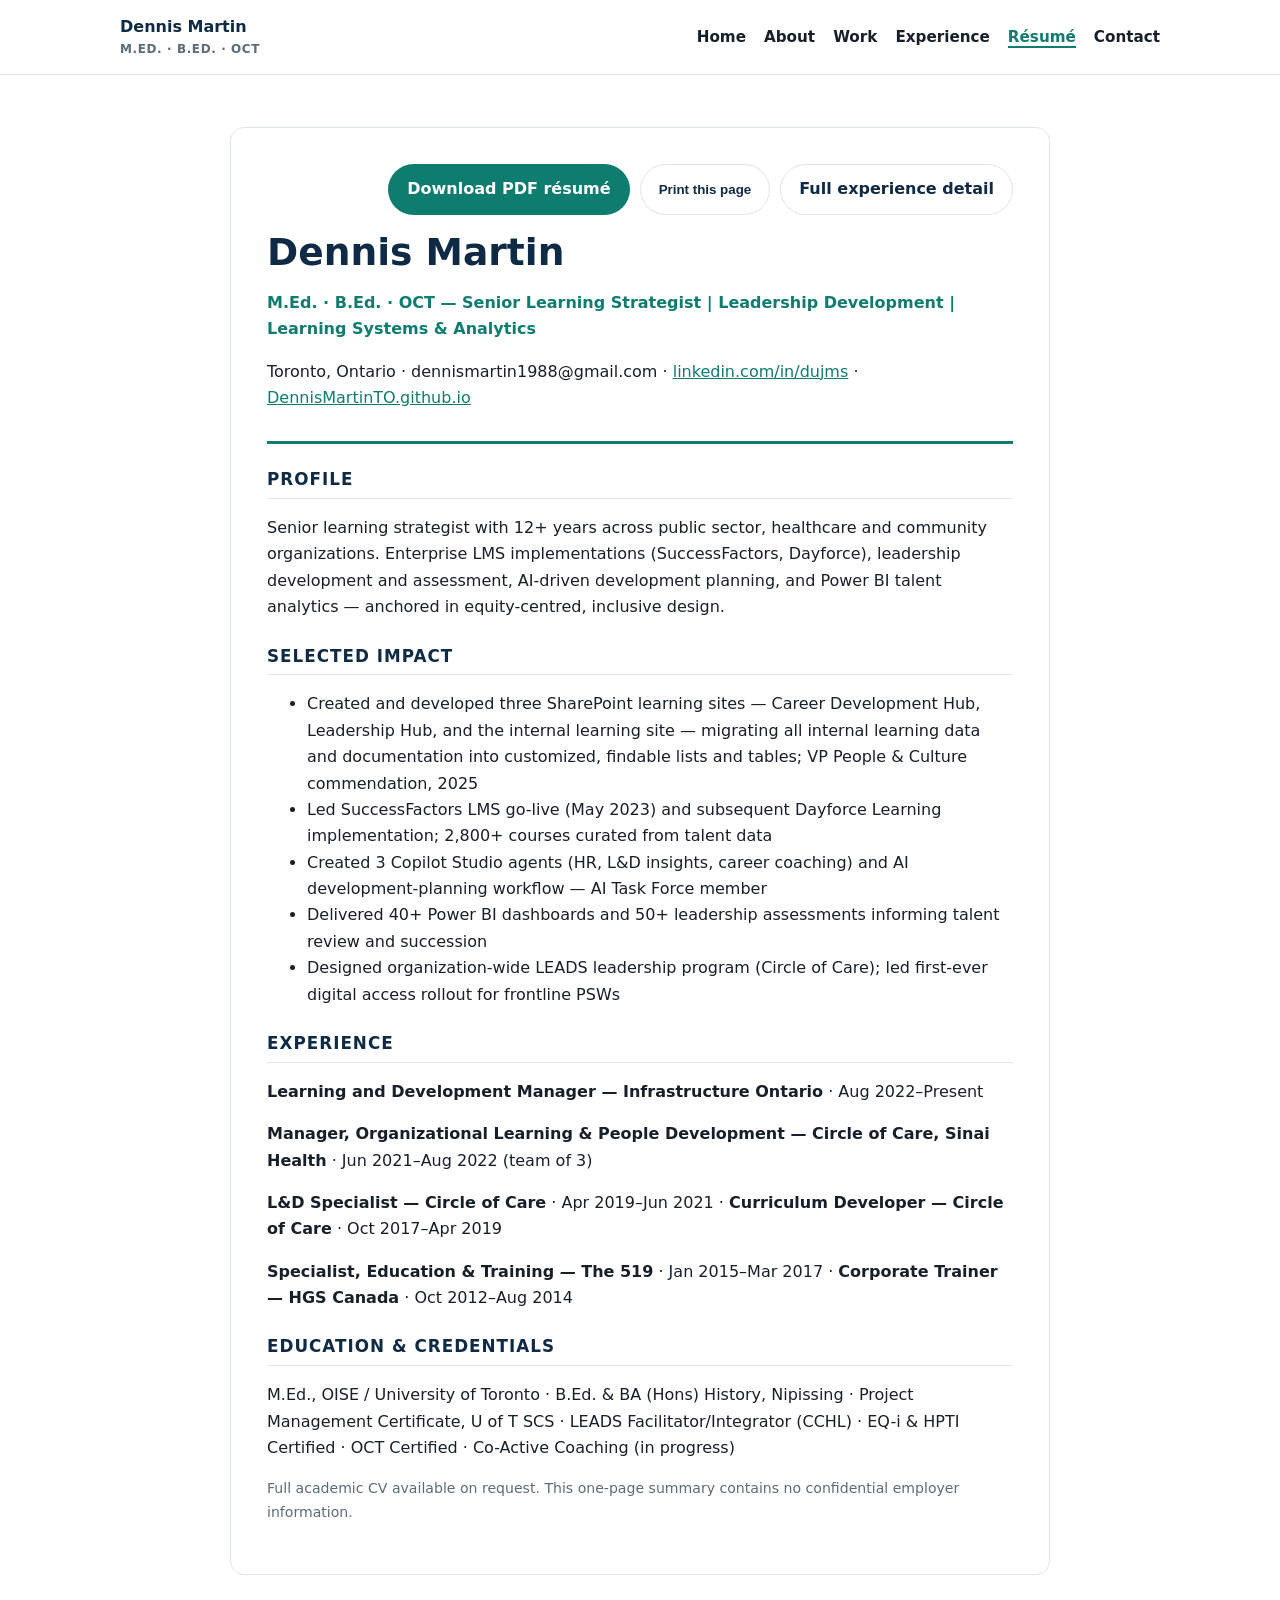
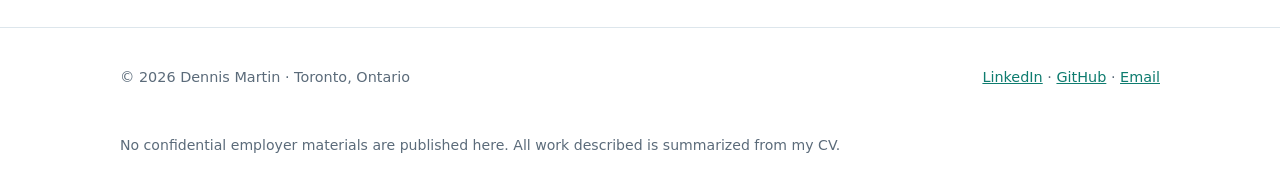
<file: resume.html>
<!DOCTYPE html><html lang="en-CA"><head><meta charset="UTF-8"><meta name="viewport" content="width=device-width, initial-scale=1"><title>Résumé — Dennis Martin</title><meta name="description" content="One-page printable résumé summary for Dennis Martin, Senior Learning Strategist, Toronto."><link rel="stylesheet" href="styles.css"><link rel="icon" href="data:image/svg+xml,<svg xmlns='http://www.w3.org/2000/svg' viewBox='0 0 100 100'><rect width='100' height='100' rx='18' fill='%230f2a44'/><text x='50' y='68' font-size='52' text-anchor='middle' fill='white' font-family='Arial' font-weight='bold'>DM</text></svg>"><meta property="og:title" content="Résumé — Dennis Martin"><meta property="og:description" content="One-page printable résumé summary for Dennis Martin, Senior Learning Strategist, Toronto."><meta property="og:type" content="website"><meta property="og:image" content="https://dennismartinto.github.io/og-image.jpg"><meta property="og:url" content="https://dennismartinto.github.io/resume.html"><meta name="twitter:card" content="summary_large_image"><meta name="twitter:image" content="https://dennismartinto.github.io/og-image.jpg"><link rel="canonical" href="https://dennismartinto.github.io/resume.html"></head><body><header class="site-header"><div class="container nav"><a class="brand" href="index.html">Dennis Martin <span>M.Ed. · B.Ed. · OCT</span></a><button class="menu-btn" aria-label="Toggle menu" onclick="document.body.classList.toggle('nav-open')">☰</button><nav aria-label="Main"><a href="index.html">Home</a><a href="about.html">About</a><a href="work.html">Work</a><a href="experience.html">Experience</a><a href="resume.html" class="active">Résumé</a><a href="contact.html">Contact</a></nav></div></header><main>
<section class="section resume-wrap"><div class="container resume">
<div class="resume-actions"><a class="btn primary" href="Dennis-Martin-Resume.pdf" download>Download PDF résumé</a> <button class="btn" onclick="window.print()">Print this page</button><a class="btn" href="experience.html">Full experience detail</a></div>
<header class="resume-head"><h1>Dennis Martin</h1><p class="resume-sub">M.Ed. · B.Ed. · OCT — Senior Learning Strategist | Leadership Development | Learning Systems &amp; Analytics</p><p>Toronto, Ontario · dennismartin1988@gmail.com · <a href="https://www.linkedin.com/in/dujms">linkedin.com/in/dujms</a> · <a href="https://DennisMartinTO.github.io">DennisMartinTO.github.io</a></p></header>
<h2>Profile</h2><p>Senior learning strategist with 12+ years across public sector, healthcare and community organizations. Enterprise LMS implementations (SuccessFactors, Dayforce), leadership development and assessment, AI-driven development planning, and Power BI talent analytics — anchored in equity-centred, inclusive design.</p>
<h2>Selected impact</h2><ul><li>Created and developed three SharePoint learning sites — Career Development Hub, Leadership Hub, and the internal learning site — migrating all internal learning data and documentation into customized, findable lists and tables; VP People &amp; Culture commendation, 2025</li><li>Led SuccessFactors LMS go-live (May 2023) and subsequent Dayforce Learning implementation; 2,800+ courses curated from talent data</li><li>Created 3 Copilot Studio agents (HR, L&D insights, career coaching) and AI development-planning workflow — AI Task Force member</li><li>Delivered 40+ Power BI dashboards and 50+ leadership assessments informing talent review and succession</li><li>Designed organization-wide LEADS leadership program (Circle of Care); led first-ever digital access rollout for frontline PSWs</li></ul>
<h2>Experience</h2>
<p><strong>Learning and Development Manager — Infrastructure Ontario</strong> · Aug 2022–Present</p>
<p><strong>Manager, Organizational Learning &amp; People Development — Circle of Care, Sinai Health</strong> · Jun 2021–Aug 2022 (team of 3)</p>
<p><strong>L&D Specialist — Circle of Care</strong> · Apr 2019–Jun 2021 · <strong>Curriculum Developer — Circle of Care</strong> · Oct 2017–Apr 2019</p>
<p><strong>Specialist, Education &amp; Training — The 519</strong> · Jan 2015–Mar 2017 · <strong>Corporate Trainer — HGS Canada</strong> · Oct 2012–Aug 2014</p>
<h2>Education &amp; credentials</h2><p>M.Ed., OISE / University of Toronto · B.Ed. &amp; BA (Hons) History, Nipissing · Project Management Certificate, U of T SCS · LEADS Facilitator/Integrator (CCHL) · EQ-i &amp; HPTI Certified · OCT Certified · Co-Active Coaching (in progress)</p>
<p class="small">Full  academic CV available on request. This one-page summary contains no confidential employer information.</p>
</div></section>
</main><footer><div class="container footer-grid"><p>© <span class="yr"></span> Dennis Martin · Toronto, Ontario</p><p><a href="https://www.linkedin.com/in/dujms" target="_blank" rel="noopener">LinkedIn</a> · <a href="https://github.com/DennisMartinTO" target="_blank" rel="noopener">GitHub</a> · <a href="mailto:dennismartin1988@gmail.com">Email</a></p><p class="small">No confidential employer materials are published here. All work described is summarized from my CV.</p></div></footer><script src="script.js"></script><script data-goatcounter="https://dennismartinto.goatcounter.com/count" async src="https://gc.zgo.at/count.js"></script></body></html>
</file>
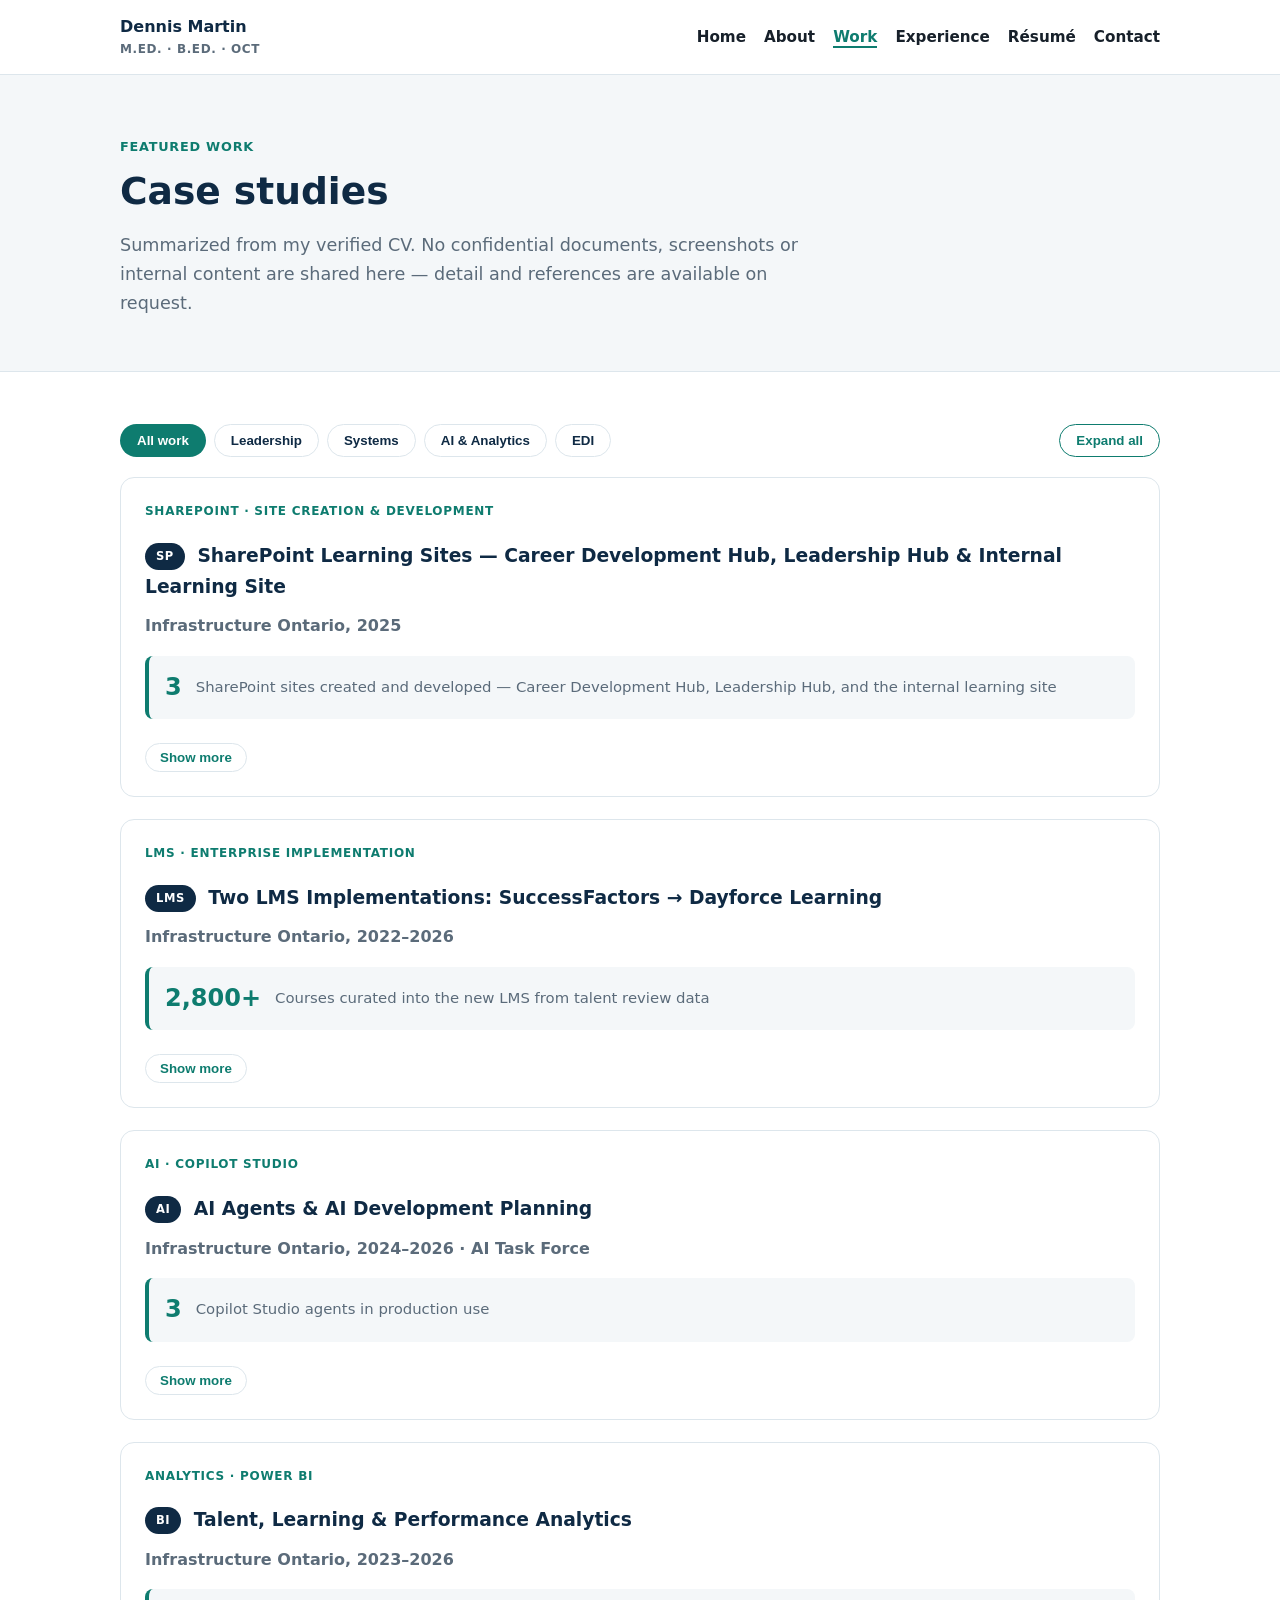
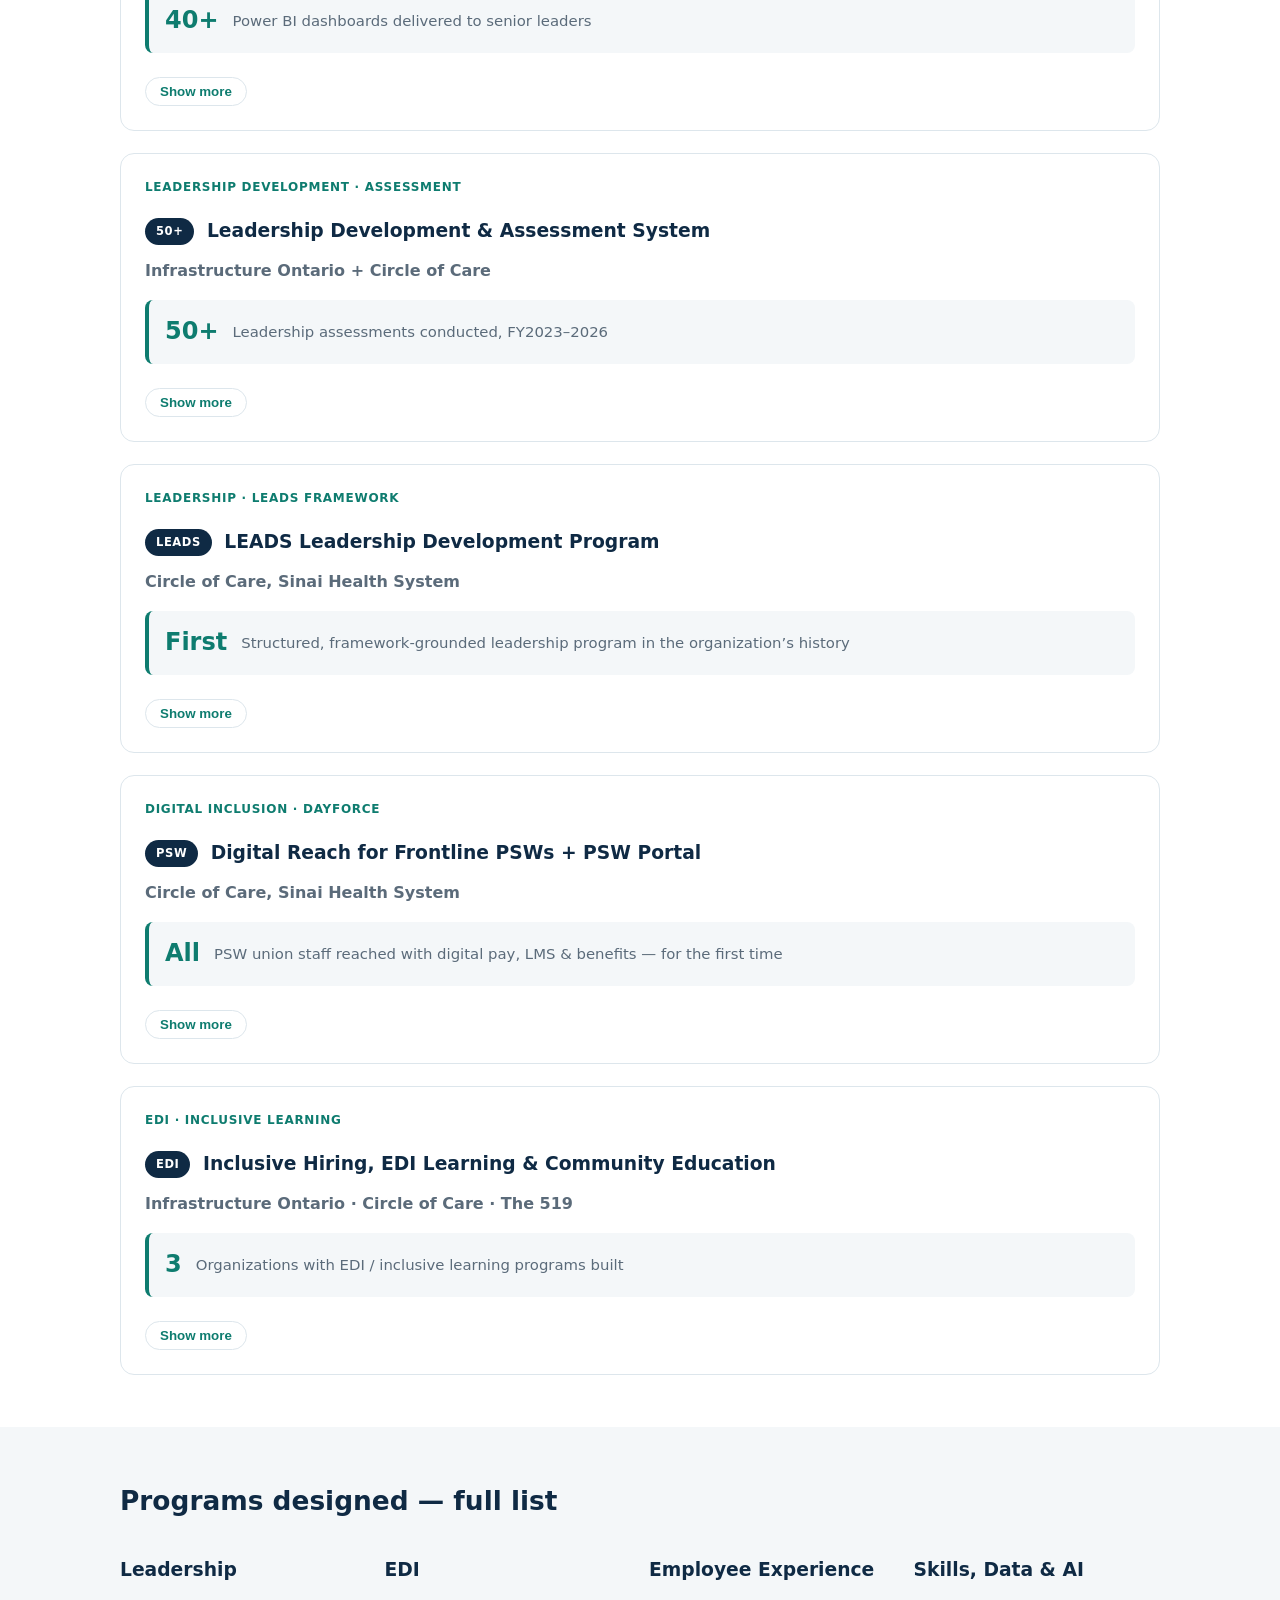
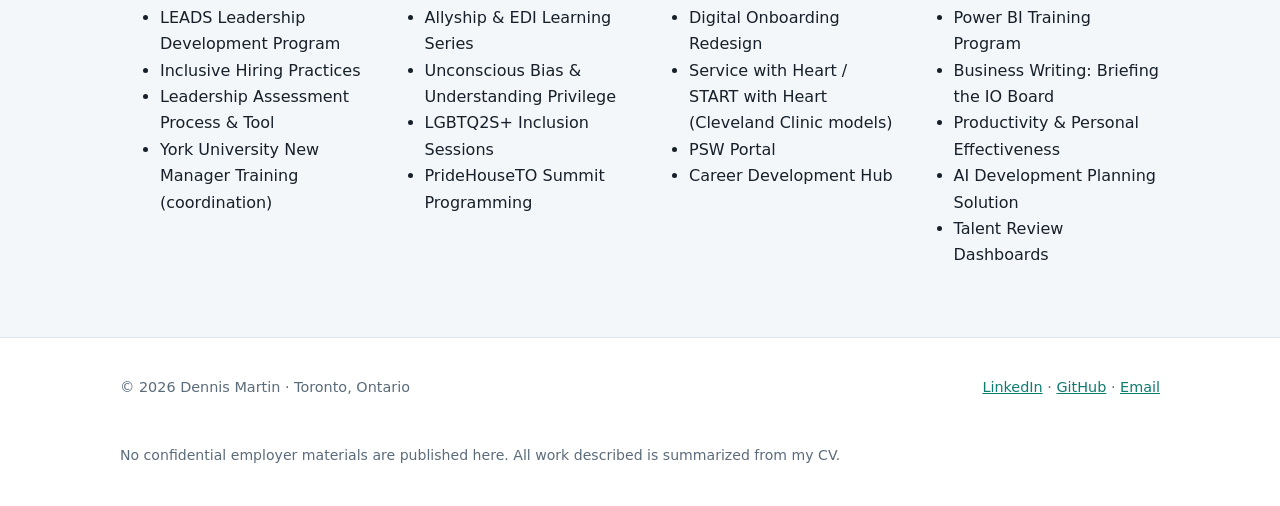
<file: work.html>
<!DOCTYPE html><html lang="en-CA"><head><meta charset="UTF-8"><meta name="viewport" content="width=device-width, initial-scale=1"><title>Work — Dennis Martin</title><meta name="description" content="Case studies: Career Development Hub, LMS implementations, AI agents, Power BI analytics, LEADS, digital inclusion and EDI learning."><link rel="stylesheet" href="styles.css"><link rel="icon" href="data:image/svg+xml,<svg xmlns='http://www.w3.org/2000/svg' viewBox='0 0 100 100'><rect width='100' height='100' rx='18' fill='%230f2a44'/><text x='50' y='68' font-size='52' text-anchor='middle' fill='white' font-family='Arial' font-weight='bold'>DM</text></svg>"><meta property="og:title" content="Work — Dennis Martin"><meta property="og:description" content="Case studies: Career Development Hub, LMS implementations, AI agents, Power BI analytics, LEADS, digital inclusion and EDI learning."><meta property="og:type" content="website"><meta property="og:image" content="https://dennismartinto.github.io/og-image.jpg"><meta property="og:url" content="https://dennismartinto.github.io/work.html"><meta name="twitter:card" content="summary_large_image"><meta name="twitter:image" content="https://dennismartinto.github.io/og-image.jpg"><link rel="canonical" href="https://dennismartinto.github.io/work.html"></head><body><header class="site-header"><div class="container nav"><a class="brand" href="index.html">Dennis Martin <span>M.Ed. · B.Ed. · OCT</span></a><button class="menu-btn" aria-label="Toggle menu" onclick="document.body.classList.toggle('nav-open')">☰</button><nav aria-label="Main"><a href="index.html">Home</a><a href="about.html">About</a><a href="work.html" class="active">Work</a><a href="experience.html">Experience</a><a href="resume.html">Résumé</a><a href="contact.html">Contact</a></nav></div></header><main>
<section class="page-head"><div class="container"><p class="eyebrow">Featured Work</p><h1>Case studies</h1><p class="lede-dark">Summarized from my verified CV. No confidential documents, screenshots or internal content are shared here — detail and references are available on request.</p></div></section>
<section class="section"><div class="container"><div class="filter-bar" role="group" aria-label="Filter case studies"><button class="filter-btn active" data-filter="all">All work</button><button class="filter-btn" data-filter="leadership">Leadership</button><button class="filter-btn" data-filter="systems">Systems</button><button class="filter-btn" data-filter="ai">AI &amp; Analytics</button><button class="filter-btn" data-filter="edi">EDI</button></div></div><div class="container cases">
<article class="case" id="hub" data-cat="systems"><p class="tag">SharePoint · Site Creation &amp; Development</p><h3><span class="case-badge">SP</span> SharePoint Learning Sites — Career Development Hub, Leadership Hub &amp; Internal Learning Site</h3><p class="org">Infrastructure Ontario, 2025</p><div class="metric"><strong>3</strong><span>SharePoint sites created and developed — Career Development Hub, Leadership Hub, and the internal learning site</span></div><p>I designed and built the Career Development Hub entirely from the ground up in SharePoint — a centralized platform integrating career development, learning and performance resources, with modern navigation, Quick Links, a News section with Power Automate-enabled sorting, a Featured Courses component, Mobility Moments (employee career storytelling), and a Development Opportunities section built with partners including WXN and Pride at Work Canada. I also led creation of a companion Leadership Development Hub, scanning external organizations including Metrolinx and recommending SharePoint over Dayforce on functionality, with a working demo for stakeholder approval. I also migrated all of our internal learning data and documentation onto our internal learning site, building customized lists and tables so information is easy to find.</p><div class="flow" aria-label="Career Hub components"><span class="chip">Modern Navigation</span><span class="chip">Quick Links</span><span class="chip">News + Power Automate</span><span class="chip">Featured Courses</span><span class="chip">Mobility Moments</span><span class="chip">Development Opportunities</span></div><h4>What it delivered</h4><ul><li>All internal learning data and documentation migrated onto the internal learning site, organized in customized lists and tables for easy findability</li><li>Direct commendation from Jenn Cruz, VP People & Culture (June 2025)</li><li>A single, beautifully designed home for career, learning and performance at IO</li><li>Reusable Blueprint pattern for future hubs</li></ul></article><article class="case" id="systems" data-cat="systems"><p class="tag">LMS · Enterprise Implementation</p><h3><span class="case-badge">LMS</span> Two LMS Implementations: SuccessFactors → Dayforce Learning</h3><p class="org">Infrastructure Ontario, 2022–2026</p><div class="metric"><strong>2,800+</strong><span>Courses curated into the new LMS from talent review data</span></div><p>As internal lead, I delivered the SAP SuccessFactors LMS implementation to full operational status (go-live May 5, 2023): managing the implementation partner, IT and People & Culture coordination, architecture for delivery methods, sources, domains and approvals, historical data loading, roadshows, job aids, video/PDF guides, and admin training across P&C, EDI and Knowledge Management. I then led the full Dayforce Learning implementation and decommissioned SuccessFactors — complete data import, rigorous validation, and co-leadership with our HRIS Manager.</p><div class="flow" aria-label="Migration flow"><span class="chip">SAP SuccessFactors<br><small>Go-live May 2023</small></span><span class="arrow">→</span><span class="chip">Migration &amp; validation<br><small>Data import · cleanup · metrics baseline</small></span><span class="arrow">→</span><span class="chip">Dayforce Learning<br><small>2,800+ courses curated</small></span></div><h4>What it delivered</h4><ul><li>2,800+ courses added from the Dayforce Content Store, guided by talent review data</li><li>Learning metrics baseline established; multi-source data cleanup for reporting integrity</li><li>New learning intake process and a Dayforce external-learning approval workflow (Power Automate routing) replacing paper-based approvals</li><li>LinkedIn Learning integrated and curated into competency-aligned programs; business case to decommission Skillsoft and Harvard ManageMentor</li><li>Vendor &amp; procurement: completed procurement for the LMS implementation partner, SAP licences and LinkedIn Learning licences</li></ul></article><article class="case" id="ai" data-cat="ai"><p class="tag">AI · Copilot Studio</p><h3><span class="case-badge">AI</span> AI Agents & AI Development Planning</h3><p class="org">Infrastructure Ontario, 2024–2026 · AI Task Force</p><div class="metric"><strong>3</strong><span>Copilot Studio agents in production use</span></div><p>I developed three Copilot Studio agents: <strong>People Pal</strong>, a Tier 1 HR chatbot; an <strong>L&D Strategy Insights</strong> agent that analyzes historical learning data for insights and trends; and a <strong>Career Coach</strong> agent supporting performance and development questions and the articulation of performance objectives and development goals. Earlier, I built iterative AI Development Planning and Performance Objective prompts in SuccessFactors — a conversational workflow that reduced friction and increased the specificity of employee goal-setting.</p><div class="flow" aria-label="Three AI agents"><span class="chip">People Pal<br><small>Tier 1 HR chatbot</small></span><span class="chip">L&amp;D Strategy Insights<br><small>Learning data &amp; trends</small></span><span class="chip">Career Coach<br><small>Objectives &amp; development goals</small></span></div><h4>What it delivered</h4><ul><li>AI embedded directly in the talent workflow, not as a side experiment</li><li>Recognition through the organization’s AI Task Force</li><li>Practical, responsible AI use in a provincial public-sector context</li></ul></article><article class="case" id="analytics" data-cat="ai"><p class="tag">Analytics · Power BI</p><h3><span class="case-badge">BI</span> Talent, Learning & Performance Analytics</h3><p class="org">Infrastructure Ontario, 2023–2026</p><div class="metric"><strong>40+</strong><span>Power BI dashboards delivered to senior leaders</span></div><p>I initiated L&D’s first Power BI work at IO and grew it to 40+ dashboards for Talent Review, Performance, External Training and L&D — enabling transparent, real-time tracking of themes, trends and organizational learning needs for senior leaders, with built-in filters for data access and manipulation. I consolidated Talent Review notes into corporate learning priorities analysis informing Leadership Academy procurement and succession planning, and ran tailored Power BI capability sessions for multiple departments.</p><div class="flow" aria-label="Dashboard areas"><span class="chip">Talent Review</span><span class="chip">Performance</span><span class="chip">External Training</span><span class="chip">Learning &amp; Development</span></div><h4>What it delivered</h4><ul><li>Workforce insights previously unavailable in this format, now in leaders’ hands</li><li>Dashboards described in performance review as delivered ‘on time, ahead of the curve’</li><li>Lasting internal analytics capacity beyond the L&D team</li></ul></article><article class="case" id="leadership" data-cat="leadership"><p class="tag">Leadership Development · Assessment</p><h3><span class="case-badge">50+</span> Leadership Development & Assessment System</h3><p class="org">Infrastructure Ontario + Circle of Care</p><div class="metric"><strong>50+</strong><span>Leadership assessments conducted, FY2023–2026</span></div><p>At IO, I conducted 50+ leadership assessments (FY2023–2026), served as assessment administrator and lead of assessor calibration, and built an integrated Leadership Assessment Tool that consolidated scattered documents and protocols so a team of four assessors could deliver consistent, high-quality debriefs — recognized as a legal risk mitigation contribution. I upgraded the tool with contextual questions and Microsoft Bookings scheduling, and hold EQ-i and HPTI certifications (Dec 2022). I also developed the Managing@IO Competency Cluster Framework as the foundation for IO’s emerging Leadership Academy. At Circle of Care, I designed the LEADS program (below).</p><div class="flow" aria-label="Assessment process"><span class="chip">Assess</span><span class="arrow">→</span><span class="chip">Calibrate</span><span class="arrow">→</span><span class="chip">Debrief</span><span class="arrow">→</span><span class="chip">Talent Review &amp; Succession</span></div><h4>What it delivered</h4><ul><li>Consistent, defensible leadership selection support for Talent Acquisition</li><li>Competency-cluster foundation for scalable leadership curriculum</li><li>Assessment data feeding talent review and succession decisions</li></ul></article><article class="case" id="leads" data-cat="leadership"><p class="tag">Leadership · LEADS Framework</p><h3><span class="case-badge">LEADS</span> LEADS Leadership Development Program</h3><p class="org">Circle of Care, Sinai Health System</p><div class="metric"><strong>First</strong><span>Structured, framework-grounded leadership program in the organization’s history</span></div><p>As a certified Organizational LEADS Facilitator/Integrator (CCHL, Nov 2021), I designed and implemented a dynamic, multi-modal, organization-wide LEADS program for all staff levels — Lead Self, Engage Others, Achieve Results, Develop Coalitions, Systems Transformation — the organization’s first structured, framework-grounded approach to leadership capability. I also sourced the York University New Manager 3-Day Training and secured Canada–Ontario Job Grant funding to fully offset its cost, integrating its competency content into LEADS programming.</p><div class="flow" aria-label="LEADS domains"><span class="chip">Lead Self</span><span class="chip">Engage Others</span><span class="chip">Achieve Results</span><span class="chip">Develop Coalitions</span><span class="chip">Systems Transformation</span></div><h4>What it delivered</h4><ul><li>First structured leadership framework in the organization’s history</li><li>External manager training fully grant-funded</li><li>Manager rating: Exceptional (5/5) for sourcing, funding and alignment work</li><li>People leadership: managed a team of three L&amp;D professionals, with coaching, strategic direction and performance oversight</li></ul></article><article class="case" id="digital-reach" data-cat="systems"><p class="tag">Digital Inclusion · Dayforce</p><h3><span class="case-badge">PSW</span> Digital Reach for Frontline PSWs + PSW Portal</h3><p class="org">Circle of Care, Sinai Health System</p><div class="metric"><strong>All</strong><span>PSW union staff reached with digital pay, LMS &amp; benefits — for the first time</span></div><p>I led the complete digital reach initiative that launched digital pay stubs, LMS access and benefits enrolment to all PSW union staff via Dayforce — frontline, home-based workers accessing their professional records digitally for the first time in the organization’s history — coordinating People & Culture, Payroll, IT, Communications and Finance. Earlier I built a PSW Portal website as a content management system for policies, resources and communications, co-created the ‘Inside the Circle’ weekly newsletter (described by staff and managers as a ‘game changer’), implemented WalkMe for technology onboarding, and redesigned orientation into a digital onboarding journey.</p><div class="flow" aria-label="Digital reach components"><span class="chip">Digital Pay Stubs</span><span class="chip">LMS Access</span><span class="chip">Benefits Enrolment</span><span class="chip">PSW Portal</span><span class="chip">Weekly Newsletter</span></div><h4>What it delivered</h4><ul><li>Digital equity for a unionized, community-based frontline workforce</li><li>Manager rating: Exceptional (5/5) — ‘went above and beyond in becoming the SME’</li><li>A new, direct communication channel to PSWs</li></ul></article><article class="case" id="edi" data-cat="edi"><p class="tag">EDI · Inclusive Learning</p><h3><span class="case-badge">EDI</span> Inclusive Hiring, EDI Learning & Community Education</h3><p class="org">Infrastructure Ontario · Circle of Care · The 519</p><div class="metric"><strong>3</strong><span>Organizations with EDI / inclusive learning programs built</span></div><p>At IO: Inclusive Hiring Practices program (design, activities, facilitator guide, handbook; Module 2 facilitation and mentoring of new facilitators), the EDI Learning Plan, a new EDI Orientation Course, integration of the ‘We Can Make Space’ unconscious bias tool, and AODA & Human Rights and Workplace Violence & Harassment courses. At Circle of Care: Allyship and Anti-Racism training and a suite of EDI programs on allyship, bias, privilege and covering. At The 519: LGBTQ2S+ inclusion training for institutional clients, with facilitation assessment tools built on the CTDP framework.</p><div class="flow" aria-label="EDI learning pathway"><span class="chip">EDI Learning Plan</span><span class="arrow">→</span><span class="chip">EDI Orientation</span><span class="arrow">→</span><span class="chip">Unconscious Bias Tool</span><span class="arrow">→</span><span class="chip">Inclusive Hiring Practices</span></div><h4>What it delivered</h4><ul><li>Flagship Inclusive Hiring program with sustained positive participant sentiment for engagement and psychological safety</li><li>Comprehensive, accessible EDI learning pathways across three organizations</li><li>ERG leadership (Rainbow Alliance) connecting learning to belonging and culture</li></ul></article>
</div></section>
<section class="section alt"><div class="container"><h2>Programs designed — full list</h2><div class="grid skills">
<div><h3>Leadership</h3><ul><li>LEADS Leadership Development Program</li><li>Inclusive Hiring Practices</li><li>Leadership Assessment Process & Tool</li><li>York University New Manager Training (coordination)</li></ul></div>
<div><h3>EDI</h3><ul><li>Allyship & EDI Learning Series</li><li>Unconscious Bias & Understanding Privilege</li><li>LGBTQ2S+ Inclusion Sessions</li><li>PrideHouseTO Summit Programming</li></ul></div>
<div><h3>Employee Experience</h3><ul><li>Digital Onboarding Redesign</li><li>Service with Heart / START with Heart (Cleveland Clinic models)</li><li>PSW Portal</li><li>Career Development Hub</li></ul></div>
<div><h3>Skills, Data & AI</h3><ul><li>Power BI Training Program</li><li>Business Writing: Briefing the IO Board</li><li>Productivity & Personal Effectiveness</li><li>AI Development Planning Solution</li><li>Talent Review Dashboards</li></ul></div>
</div></div></section>
</main><footer><div class="container footer-grid"><p>© <span class="yr"></span> Dennis Martin · Toronto, Ontario</p><p><a href="https://www.linkedin.com/in/dujms" target="_blank" rel="noopener">LinkedIn</a> · <a href="https://github.com/DennisMartinTO" target="_blank" rel="noopener">GitHub</a> · <a href="mailto:dennismartin1988@gmail.com">Email</a></p><p class="small">No confidential employer materials are published here. All work described is summarized from my CV.</p></div></footer><script src="script.js"></script><script data-goatcounter="https://dennismartinto.goatcounter.com/count" async src="https://gc.zgo.at/count.js"></script></body></html>
</file>
<file: styles.css>
:root{--ink:#17202a;--muted:#5b6b7a;--navy:#0f2a44;--teal:#0e7c6f;--teal-light:#7ee0d2;--bg:#fff;--alt:#f4f7f9;--line:#dde6ec;--radius:14px}
*{box-sizing:border-box}html{scroll-behavior:smooth}body{margin:0;font-family:system-ui,-apple-system,Segoe UI,Roboto,Helvetica,Arial,sans-serif;color:var(--ink);line-height:1.65;background:var(--bg)}
a{color:var(--teal)}a:hover{text-decoration:underline}
.container{max-width:1080px;margin:0 auto;padding:0 20px}
.site-header{position:sticky;top:0;background:rgba(255,255,255,.97);border-bottom:1px solid var(--line);z-index:20}
.nav{display:flex;justify-content:space-between;align-items:center;padding:14px 20px;gap:16px}
.brand{font-weight:800;color:var(--navy);text-decoration:none}.brand span{display:block;font-weight:600;color:var(--muted);font-size:.75rem;letter-spacing:.05em;text-transform:uppercase}
nav a{color:var(--ink);text-decoration:none;margin-left:18px;font-weight:600;font-size:.95rem}nav a.active{color:var(--teal);border-bottom:2px solid var(--teal)}
.menu-btn{display:none;background:none;border:1px solid var(--line);border-radius:8px;font-size:1.2rem;padding:4px 10px;cursor:pointer}
@media(max-width:760px){.menu-btn{display:block}.nav nav{display:none;width:100%}.nav{flex-wrap:wrap}body.nav-open .nav nav{display:block}body.nav-open nav a{display:block;margin:10px 0}.hero-grid,.two-col{grid-template-columns:1fr!important}.grid.cards,.grid.skills{grid-template-columns:1fr!important}h1{font-size:1.9rem!important}}
.hero{background:linear-gradient(135deg,#0f2a44,#12395e 55%,#0e7c6f);color:#fff;padding:64px 0 56px}
.hero-grid{display:grid;grid-template-columns:1.55fr 1fr;gap:28px;align-items:start}
.page-head{background:var(--alt);border-bottom:1px solid var(--line);padding:48px 0 36px}
.eyebrow{letter-spacing:.06em;text-transform:uppercase;font-size:.8rem;font-weight:700}.hero .eyebrow{opacity:.9}.page-head .eyebrow{color:var(--teal)}
h1{font-size:2.35rem;line-height:1.15;margin:.4rem 0 1rem;color:inherit}.page-head h1,.section h1{color:var(--navy)}h1 em{color:var(--teal-light);font-style:normal}
h2{font-size:1.65rem;color:var(--navy);margin:0 0 14px}h3{color:var(--navy)}h4{color:var(--navy);margin-bottom:6px}
.lede{font-size:1.12rem;max-width:38rem}.lede2{opacity:.92;max-width:38rem}.lede-dark{font-size:1.1rem;color:var(--muted);max-width:44rem}
.cta-row{display:flex;gap:10px;flex-wrap:wrap;margin:22px 0 10px}
.btn{display:inline-block;padding:11px 18px;border-radius:999px;border:1px solid var(--line);background:#fff;color:var(--navy);text-decoration:none;font-weight:700;cursor:pointer}
.btn.primary{background:var(--teal);color:#fff;border-color:transparent}.btn.light{background:#fff;color:var(--navy)}.btn.ghost{background:transparent;color:#fff;border-color:rgba(255,255,255,.55)}
.hero-card{background:#fff;color:var(--ink);border-radius:var(--radius);padding:20px 22px}
.hero-card h2{font-size:1rem;text-transform:uppercase;letter-spacing:.06em}
.stats{list-style:none;padding:0;margin:0}.stats li{display:flex;gap:12px;padding:10px 0;border-top:1px solid var(--line)}.stats strong{font-size:1.2rem;color:var(--teal);min-width:78px}.stats span{color:var(--muted);font-size:.92rem}
.card-foot{font-size:.85rem;color:var(--muted);border-top:1px solid var(--line);padding-top:12px}
.section{padding:52px 0}.section.alt{background:var(--alt)}
.two-col{display:grid;grid-template-columns:1.2fr 1fr;gap:32px}
.philosophy{background:var(--alt);border:1px solid var(--line);border-radius:var(--radius);padding:20px;height:fit-content}
blockquote{margin:0 0 10px;font-size:1.03rem;font-weight:600;color:var(--navy)}
.grid{display:grid;gap:18px}.grid.cards{grid-template-columns:1fr 1fr 1fr}.grid.skills{grid-template-columns:1fr 1fr 1fr 1fr}
@media(max-width:1000px){.grid.cards{grid-template-columns:1fr 1fr}.grid.skills{grid-template-columns:1fr 1fr}}
.card,.quote-card{background:#fff;border:1px solid var(--line);border-radius:var(--radius);padding:20px;margin:0}
.quote-card blockquote{font-size:.98rem}
figcaption{color:var(--muted);font-size:.88rem;margin-top:8px}
.tag{font-size:.75rem;letter-spacing:.06em;text-transform:uppercase;color:var(--teal);font-weight:800;margin:0 0 6px}
.cases{display:grid;gap:22px}.case{background:#fff;border:1px solid var(--line);border-radius:var(--radius);padding:24px}.case .org{color:var(--muted);font-weight:700;margin-top:-8px}
.prose{max-width:780px}.prose p,.prose li{font-size:1.02rem}
.timeline{list-style:none;padding:0;margin:0;border-left:3px solid var(--line)}
.timeline>li{padding:0 0 26px 22px;position:relative}.timeline>li::before{content:"";position:absolute;left:-8px;top:6px;width:13px;height:13px;border-radius:50%;background:var(--teal)}
.timeline>li ul{list-style:none;padding-left:2px;margin:8px 0 0}
.timeline>li ul li{position:relative;padding:0 0 7px 20px}
.timeline>li ul li::before{content:"";position:absolute;left:0;top:9px;width:9px;height:9px;border-radius:50%;background:var(--teal)}
.when{color:var(--muted);font-weight:700;font-size:.88rem;text-transform:uppercase;letter-spacing:.04em}
.plain li{margin-bottom:10px}
.contact{background:var(--navy);color:#fff}.contact h2{color:#fff}
.small{font-size:.88rem;color:var(--muted)}.contact .small{color:#cfe0ea}
footer{padding:24px 0;color:var(--muted);font-size:.9rem;border-top:1px solid var(--line)}
.footer-grid{display:flex;justify-content:space-between;gap:16px;flex-wrap:wrap}
/* Resume */
.resume{max-width:820px;background:#fff;border:1px solid var(--line);border-radius:var(--radius);padding:36px}
.resume-head{border-bottom:3px solid var(--teal);padding-bottom:14px;margin-bottom:18px}.resume-head h1{color:var(--navy);margin:0}.resume-sub{font-weight:700;color:var(--teal)}
.resume h2{font-size:1.05rem;text-transform:uppercase;letter-spacing:.06em;border-bottom:1px solid var(--line);padding-bottom:4px;margin-top:22px}
.resume-actions{display:flex;gap:10px;margin-bottom:16px;justify-content:flex-end}
@media print{.site-header,footer,.resume-actions{display:none!important}.section{padding:0}.resume{border:none;padding:0;max-width:none}body{font-size:11pt}}

.headshot{width:100%;height:auto;border-radius:10px;display:block;margin-bottom:16px;object-fit:cover}
.about-photo{max-width:340px;float:right;margin:0 0 18px 22px}
@media(max-width:760px){.about-photo{float:none;max-width:100%;margin:0 0 16px 0}}

/* Hero redesign v3: photo right, stats full-width below */
.hero-grid{align-items:center}
.photo-card{background:#fff;color:var(--ink);border-radius:var(--radius);padding:14px;max-width:380px;justify-self:end;width:100%}
.photo-card .hero-photo{height:430px;object-fit:cover;object-position:top center;margin-bottom:10px}
.photo-caption{margin:2px 4px 4px;color:var(--muted);font-size:.92rem;line-height:1.45}.photo-caption strong{color:var(--navy);font-size:1rem}
.stats-band{background:#fff;color:var(--ink);border-radius:var(--radius);padding:20px 22px 14px;margin-top:34px}
.stats-band h2{font-size:1rem;text-transform:uppercase;letter-spacing:.06em;margin-bottom:8px}
.stats-horizontal{display:grid!important;grid-template-columns:repeat(5,1fr);gap:18px}
.stats-horizontal li{display:block!important;border-top:3px solid var(--teal)!important;padding-top:10px!important}
.stats-horizontal strong{display:block;font-size:1.45rem!important;min-width:0!important;margin-bottom:2px}
@media(max-width:900px){.stats-horizontal{grid-template-columns:repeat(2,1fr)}.photo-card{justify-self:start;max-width:340px}.photo-card .hero-photo{height:380px}}

.hero{background-image:radial-gradient(rgba(255,255,255,.08) 1px,transparent 1.4px),linear-gradient(135deg,#0f2a44,#12395e 55%,#0e7c6f);background-size:22px 22px,cover}
.icon{width:34px;height:34px;color:var(--teal);display:block;margin-bottom:8px}
.filter-bar{display:flex;gap:8px;flex-wrap:wrap;margin-bottom:20px}
.filter-btn{padding:8px 16px;border-radius:999px;border:1px solid var(--line);background:#fff;font-weight:700;cursor:pointer;color:var(--navy)}
.filter-btn.active{background:var(--teal);color:#fff;border-color:transparent}
.flow{display:flex;gap:10px;flex-wrap:wrap;align-items:stretch;margin:14px 0}
.chip{background:var(--alt);border:1px solid var(--line);border-top:3px solid var(--teal);border-radius:10px;padding:10px 14px;font-weight:700;color:var(--navy);font-size:.92rem}
.chip small{font-weight:600;color:var(--muted)}
.arrow{align-self:center;color:var(--teal);font-weight:800;font-size:1.2rem}
.case-toggle{margin-top:12px;background:none;border:1px solid var(--line);border-radius:999px;padding:6px 14px;font-weight:700;cursor:pointer;color:var(--teal)}
.case.collapsed .case-body{display:none}

.case-badge{display:inline-flex;align-items:center;justify-content:center;background:var(--navy);color:#fff;border-radius:999px;padding:4px 11px;font-size:.72rem;font-weight:800;letter-spacing:.05em;vertical-align:middle;margin-right:6px}
.metric{display:flex;gap:14px;align-items:center;background:var(--alt);border-left:4px solid var(--teal);border-radius:8px;padding:12px 16px;margin:12px 0}
.metric strong{font-size:1.5rem;color:var(--teal);white-space:nowrap}.metric span{color:var(--muted);font-size:.93rem}
.journey{display:flex;gap:10px;flex-wrap:wrap;align-items:stretch;margin:0 0 28px}
.cred-grid{display:grid;grid-template-columns:1fr 1fr;gap:12px;margin-top:16px}
.cred{display:flex;gap:10px;align-items:center;background:#fff;border:1px solid var(--line);border-radius:10px;padding:12px}.cred p{margin:0;font-weight:700;color:var(--navy);font-size:.9rem}.cred small{color:var(--muted)}
.about-figure{margin:20px 0}.about-figure img{width:100%;max-width:520px;height:auto;border-radius:12px;display:block}.about-figure figcaption{color:var(--muted);font-size:.88rem;margin-top:6px}
.pullquote{font-size:1.3rem;line-height:1.45;border-left:4px solid var(--teal);padding:6px 0 6px 18px;margin:18px 0;color:var(--navy)}

.expand-all-btn{padding:8px 16px;border-radius:999px;border:1px solid var(--teal);background:#fff;font-weight:700;cursor:pointer;color:var(--teal);margin-left:auto}
/* Anti-orphan chip rows: one line on desktop (equal-width chips, compact type), balanced pairs on mobile — never a lone chip on its own row */
.flow,.journey{flex-wrap:nowrap}
.flow .chip,.journey .chip{flex:1 1 0;min-width:0;text-align:center;display:flex;flex-direction:column;justify-content:center;padding:9px 10px;font-size:.86rem}
.flow .arrow,.journey .arrow{flex:0 0 auto;align-self:center}
@media(max-width:760px){.flow,.journey{flex-wrap:wrap}.flow .chip,.journey .chip{flex:1 1 42%}}

.about-photo img{width:100%;height:auto;display:block}
.about-photo figcaption{font-size:.85rem;color:var(--muted);margin-top:6px}
.skyline-banner{margin:0}.skyline-banner img{width:100%;height:auto;display:block;border-radius:12px}.skyline-banner figcaption{font-size:.82rem;color:var(--muted);margin-top:6px}

.skyline-head{background:url('toronto-skyline.jpg') 62% 18%/cover no-repeat;border-bottom:1px solid var(--line);position:relative;overflow:hidden}
.skyline-head::before{content:"";position:absolute;inset:0;background:linear-gradient(90deg,rgba(255,255,255,.95) 0%,rgba(255,255,255,.88) 40%,rgba(255,255,255,.28) 66%,rgba(255,255,255,0) 82%)}
.skyline-head .container{position:relative;z-index:1}
.skyline-head .lede-dark{max-width:33rem}
.photo-credit{font-size:.78rem;color:var(--muted);margin-top:14px}
@media(max-width:760px){.skyline-head::before{background:linear-gradient(90deg,rgba(255,255,255,.96) 0%,rgba(255,255,255,.9) 62%,rgba(255,255,255,.45) 100%)}}
</file>
